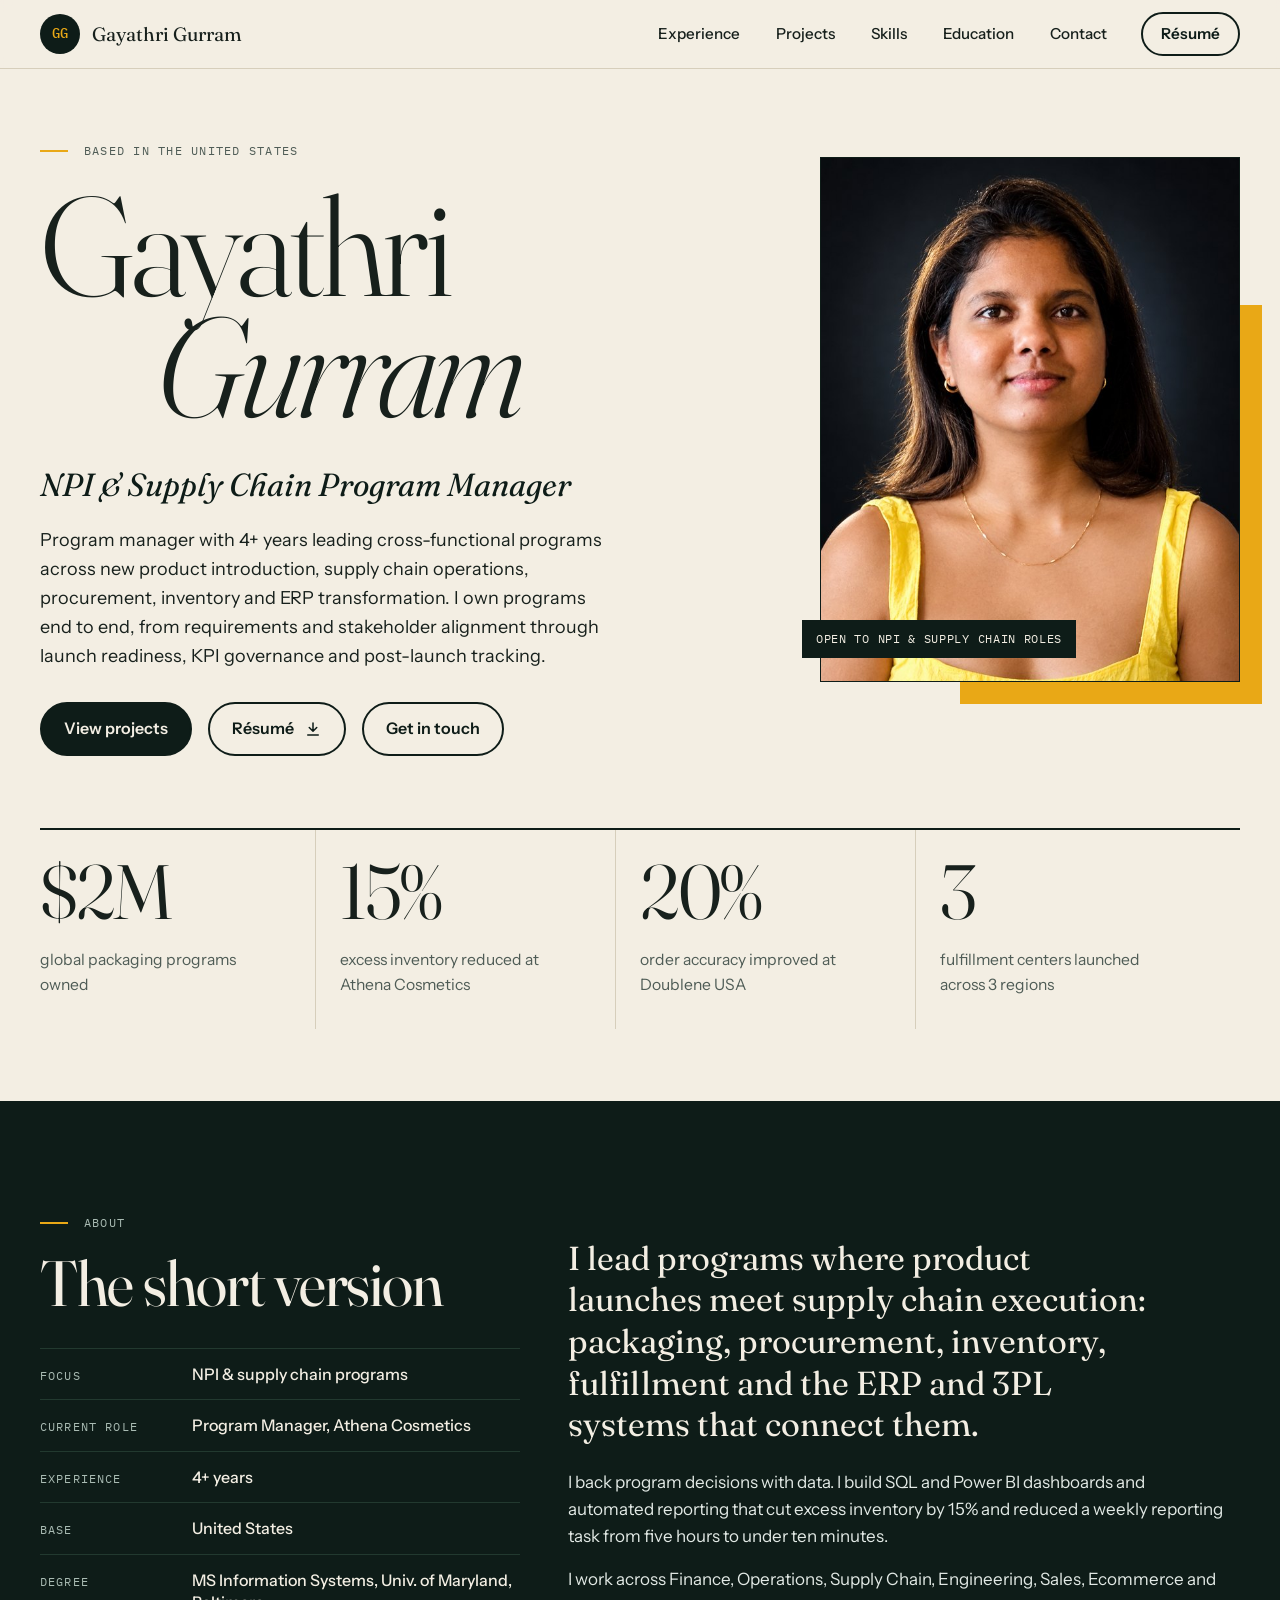
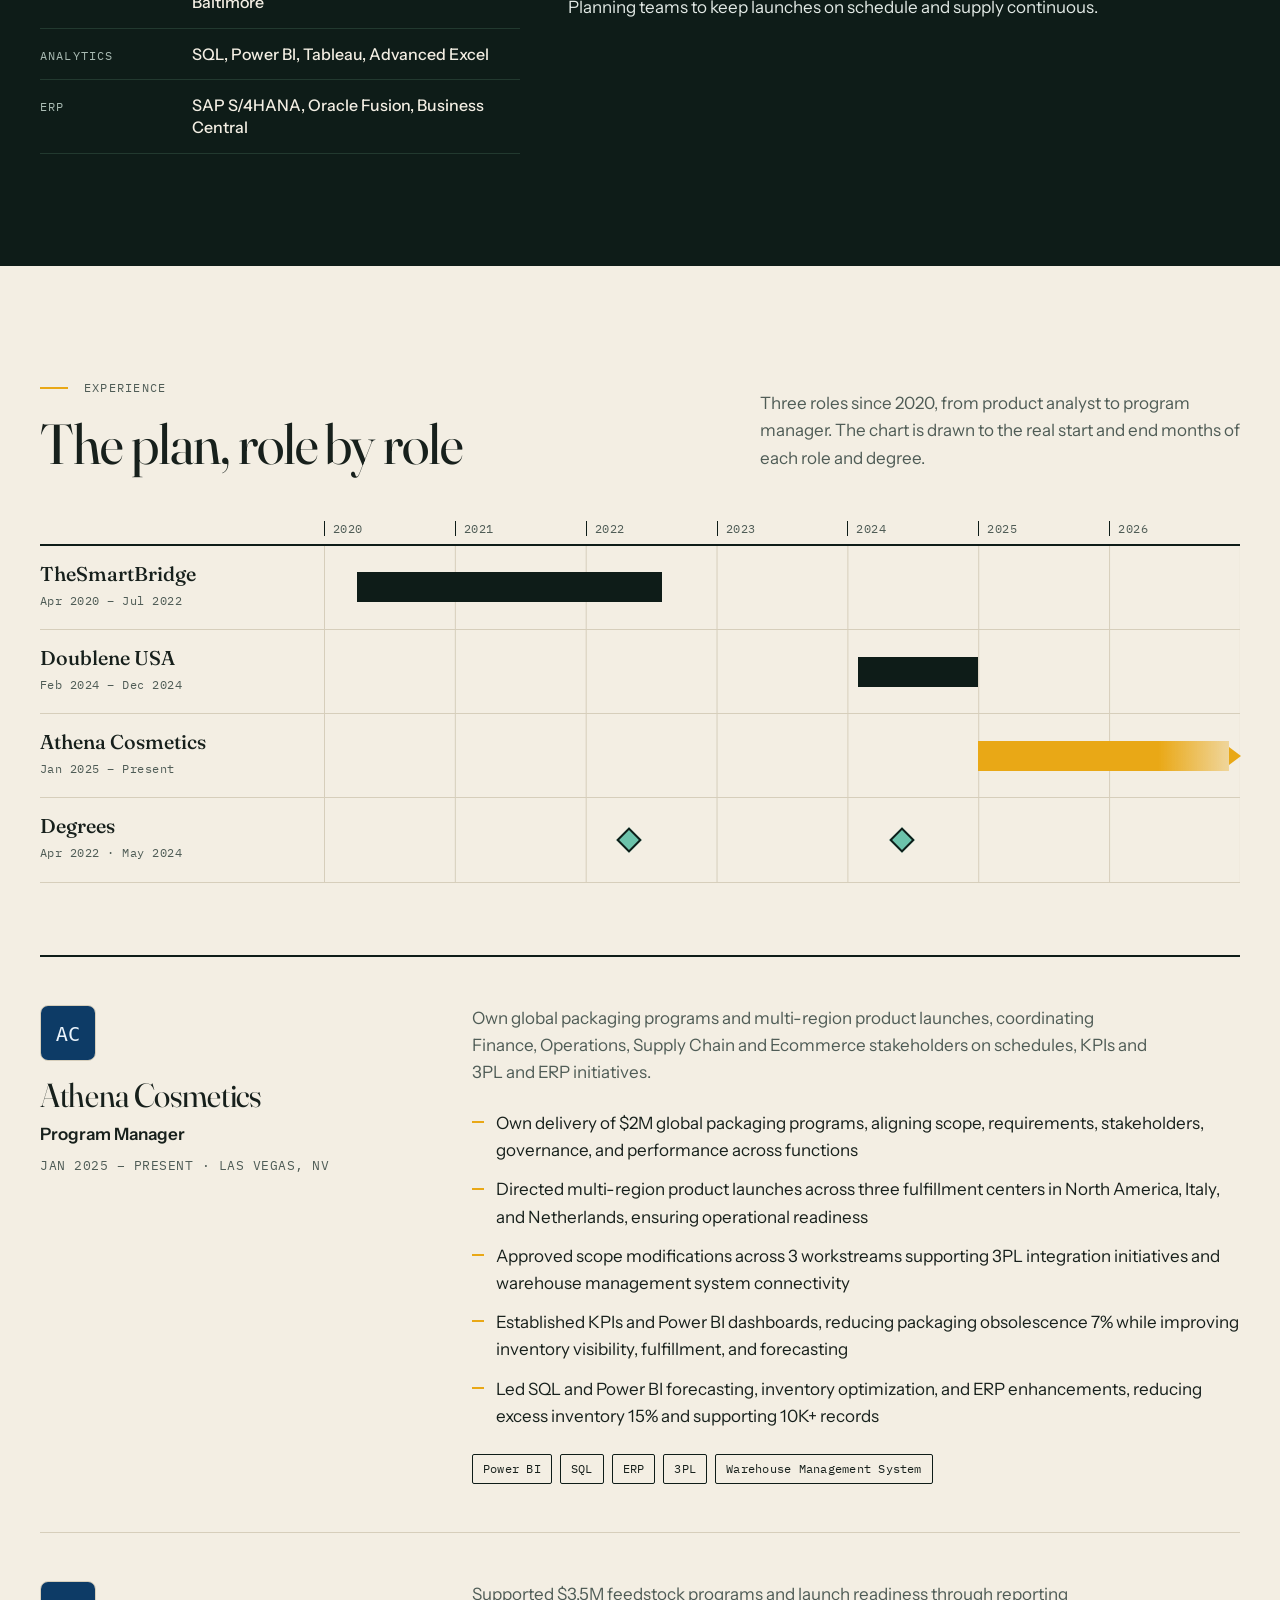
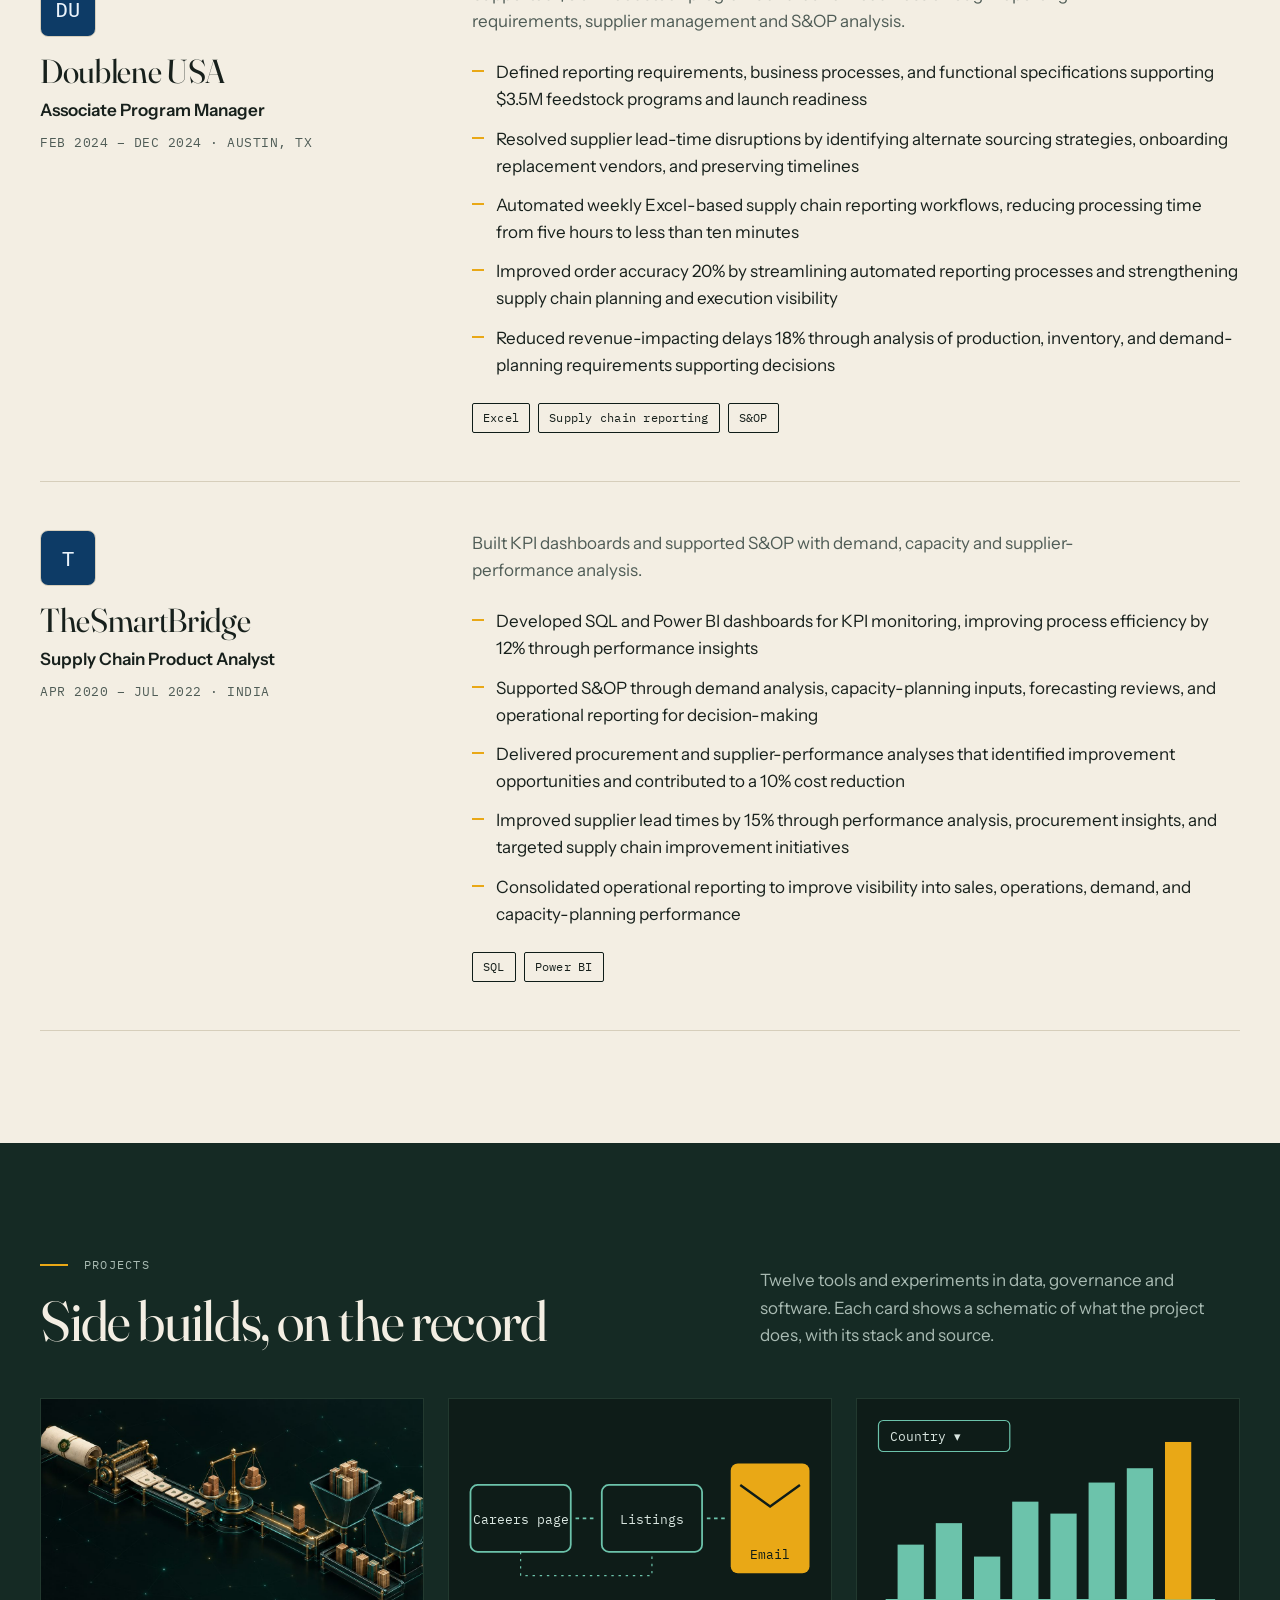
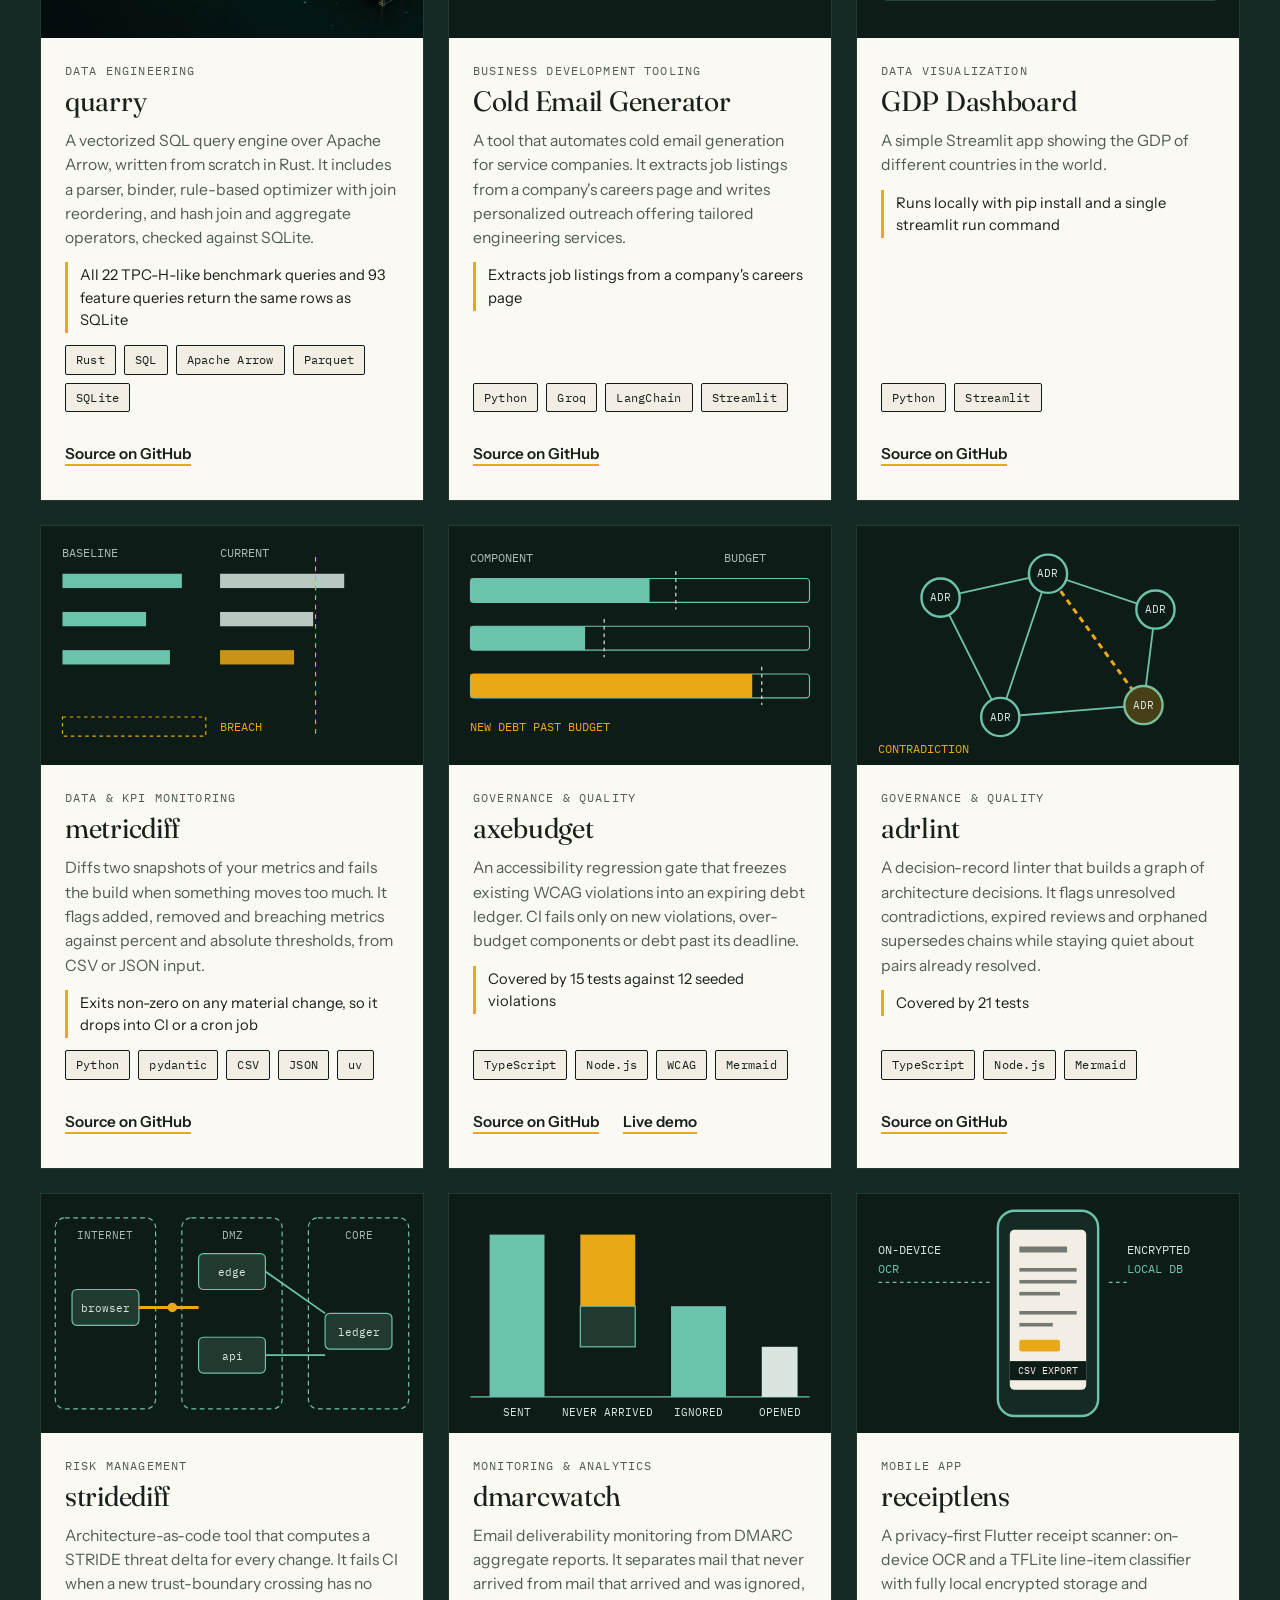
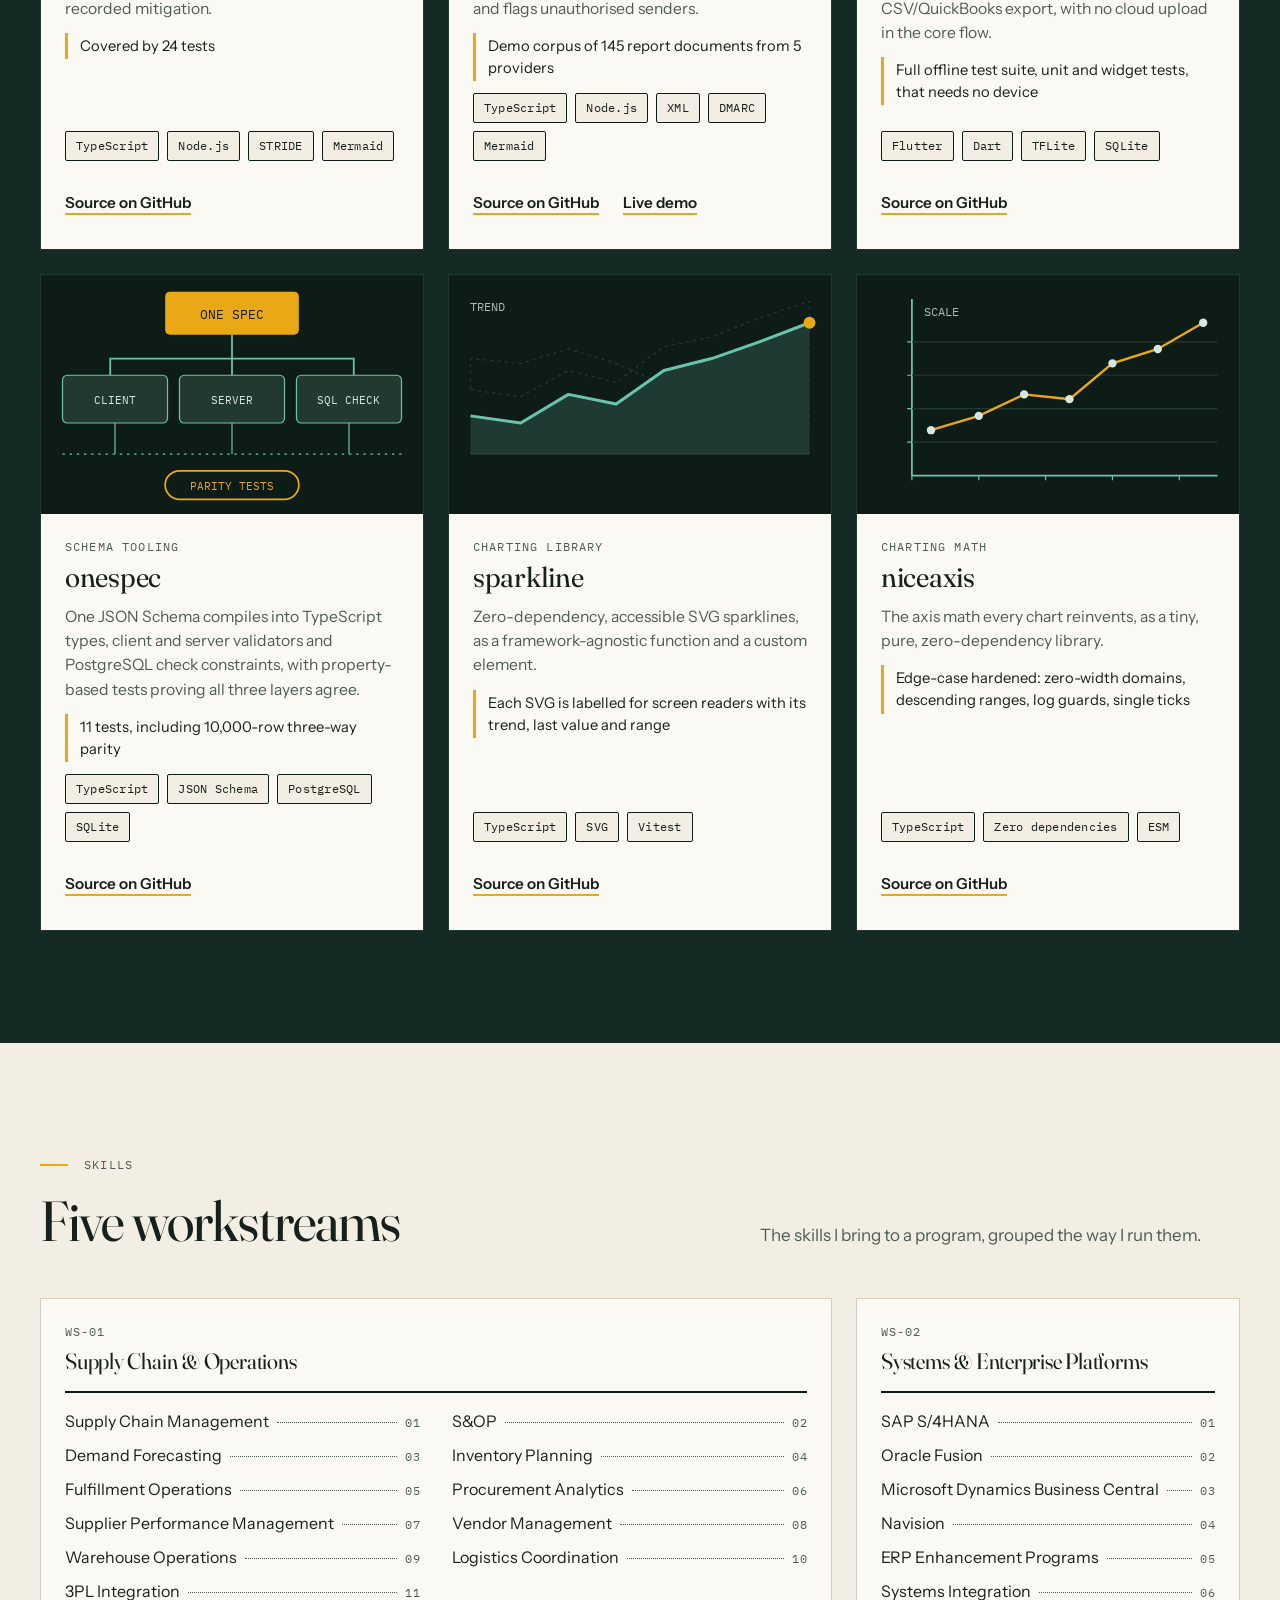
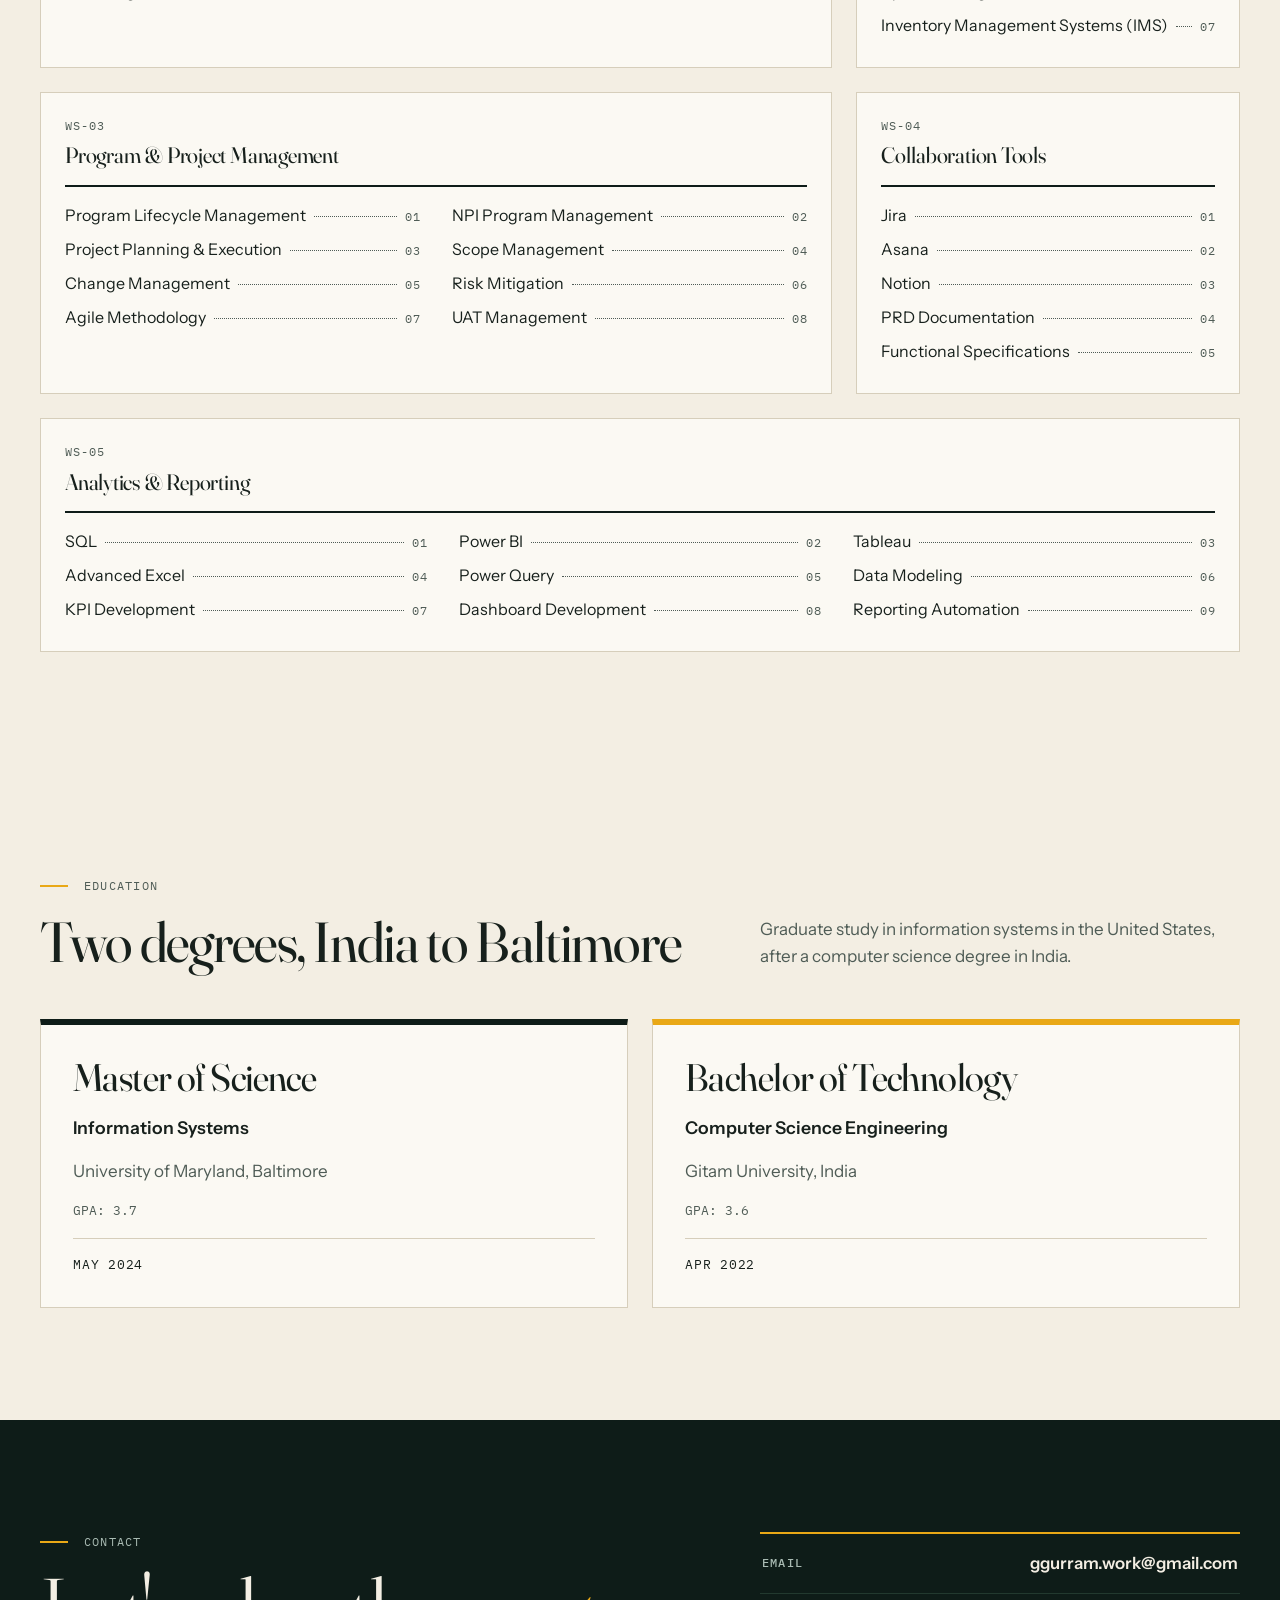
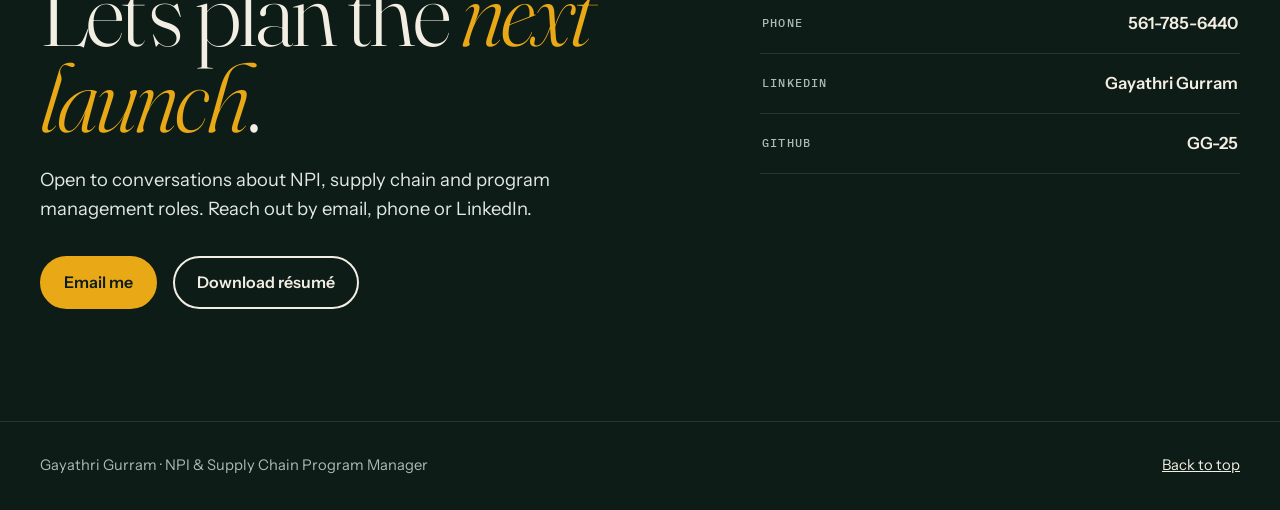
<file: index.html>
<!doctype html>
<html lang="en">
<head>
<meta charset="utf-8">
<meta name="viewport" content="width=device-width, initial-scale=1">
<title>Gayathri Gurram | NPI &amp; Supply Chain Program Manager</title>
<meta name="description" content="Program manager with 4+ years leading NPI, supply chain, ERP and 3PL programs across global launches, procurement, inventory and fulfillment.">
<link rel="canonical" href="https://gg-25.github.io/">
<meta property="og:type" content="website">
<meta property="og:site_name" content="Gayathri Gurram">
<meta property="og:title" content="Gayathri Gurram | NPI &amp; Supply Chain Program Manager">
<meta property="og:description" content="Program manager with 4+ years leading NPI, supply chain, ERP and 3PL programs across global launches, procurement, inventory and fulfillment.">
<meta property="og:url" content="https://gg-25.github.io/">
<meta property="og:image" content="https://gg-25.github.io/assets/images/social-card.png">
<meta property="og:image:width" content="1200">
<meta property="og:image:height" content="630">
<meta name="twitter:card" content="summary_large_image">
<meta name="twitter:title" content="Gayathri Gurram | NPI &amp; Supply Chain Program Manager">
<meta name="twitter:description" content="Program manager with 4+ years leading NPI, supply chain, ERP and 3PL programs across global launches, procurement, inventory and fulfillment.">
<meta name="twitter:image" content="https://gg-25.github.io/assets/images/social-card.png">
<link rel="icon" href="favicon.svg" type="image/svg+xml">
<link rel="apple-touch-icon" href="apple-touch-icon.png">
<link rel="preconnect" href="https://fonts.googleapis.com">
<link rel="preconnect" href="https://fonts.gstatic.com" crossorigin>
<link rel="stylesheet" href="https://fonts.googleapis.com/css2?family=Fraunces:ital,opsz,wght@0,9..144,300..700;1,9..144,300..700&family=Instrument+Sans:wght@400..700&family=IBM+Plex+Mono:wght@400;500&display=swap">
<link rel="stylesheet" href="assets/site.css">
<script type="application/ld+json">
{
  "@context": "https://schema.org",
  "@type": "Person",
  "name": "Gayathri Gurram",
  "jobTitle": "NPI & Supply Chain Program Manager",
  "url": "https://gg-25.github.io/",
  "image": "https://gg-25.github.io/assets/images/gayathri-gurram.jpg",
  "email": "mailto:ggurram.work@gmail.com",
  "telephone": "561-785-6440",
  "sameAs": ["https://github.com/GG-25", "https://linkedin.com/in/gayathri-g-b86207348/"],
  "alumniOf": ["University of Maryland, Baltimore", "Gitam University, India"]
}
</script>
</head>
<body>
<a class="sr" href="#main">Skip to content</a>

<header class="site-head">
  <div class="wrap">
    <a class="brand" href="#top" aria-label="Gayathri Gurram, back to top"><span class="badge" aria-hidden="true">GG</span><span class="bn">Gayathri Gurram</span></a>
    <nav class="nav-wide" aria-label="Primary">
      <a href="#experience">Experience</a>
      <a href="#projects">Projects</a>
      <a href="#skills">Skills</a>
      <a href="#education">Education</a>
      <a href="#contact">Contact</a>
      <a class="btn" href="assets/files/gayathri-gurram-resume.pdf">Résumé</a>
    </nav>
    <details class="nav-menu">
      <summary>Menu</summary>
      <nav aria-label="Mobile">
        <a href="#experience">Experience</a>
        <a href="#projects">Projects</a>
        <a href="#skills">Skills</a>
        <a href="#education">Education</a>
        <a href="#contact">Contact</a>
        <a href="assets/files/gayathri-gurram-resume.pdf">Résumé (PDF)</a>
      </nav>
    </details>
  </div>
</header>

<main id="main">

<!-- HERO -->
<section class="hero" id="top" aria-labelledby="hero-title">
  <div class="wrap hero-grid">
    <div class="hero-head">
      <p class="kicker">Based in the United States</p>
      <h1 id="hero-title">Gayathri <span class="l2">Gurram</span></h1>
    </div>
    <figure class="portrait">
      <img src="assets/images/gayathri-gurram.jpg" alt="Portrait of Gayathri Gurram" fetchpriority="high">
      <figcaption>Open to NPI &amp; supply chain roles</figcaption>
    </figure>
    <div class="hero-body">
      <p class="hero-role">NPI &amp; Supply Chain Program Manager</p>
      <p class="lede">Program manager with 4+ years leading cross-functional programs across new product introduction, supply chain operations, procurement, inventory and ERP transformation. I own programs end to end, from requirements and stakeholder alignment through launch readiness, KPI governance and post-launch tracking.</p>
      <div class="ctas">
        <a class="btn btn-primary" href="#projects">View projects</a>
        <a class="btn" href="assets/files/gayathri-gurram-resume.pdf">Résumé
          <svg viewBox="0 0 24 24" aria-hidden="true" fill="none" stroke="currentColor" stroke-width="2" stroke-linecap="round" stroke-linejoin="round"><path d="M12 4v11M7 10l5 5 5-5M5 20h14"/></svg></a>
        <a class="btn" href="#contact">Get in touch</a>
      </div>
    </div>

    <div class="readouts" role="list">
      <div class="ro" role="listitem"><p class="ro-v">$2M</p><p class="ro-l">global packaging programs owned</p></div>
      <div class="ro" role="listitem"><p class="ro-v">15%</p><p class="ro-l">excess inventory reduced at Athena Cosmetics</p></div>
      <div class="ro" role="listitem"><p class="ro-v">20%</p><p class="ro-l">order accuracy improved at Doublene USA</p></div>
      <div class="ro" role="listitem"><p class="ro-v">3</p><p class="ro-l">fulfillment centers launched across 3 regions</p></div>
    </div>
  </div>
</section>

<!-- ABOUT -->
<section class="about" id="about" aria-labelledby="about-title">
  <div class="wrap about-grid">
    <div class="about-side">
      <p class="kicker">About</p>
      <h2 id="about-title">The short version</h2>
      <dl class="facts">
        <div><dt>Focus</dt><dd>NPI &amp; supply chain programs</dd></div>
        <div><dt>Current role</dt><dd>Program Manager, Athena Cosmetics</dd></div>
        <div><dt>Experience</dt><dd>4+ years</dd></div>
        <div><dt>Base</dt><dd>United States</dd></div>
        <div><dt>Degree</dt><dd>MS Information Systems, Univ. of Maryland, Baltimore</dd></div>
        <div><dt>Analytics</dt><dd>SQL, Power BI, Tableau, Advanced Excel</dd></div>
        <div><dt>ERP</dt><dd>SAP S/4HANA, Oracle Fusion, Business Central</dd></div>
      </dl>
    </div>
    <div class="about-body">
      <p class="lead">I lead programs where product launches meet supply chain execution: packaging, procurement, inventory, fulfillment and the ERP and 3PL systems that connect them.</p>
      <div class="more">
        <p>I back program decisions with data. I build SQL and Power BI dashboards and automated reporting that cut excess inventory by 15% and reduced a weekly reporting task from five hours to under ten minutes.</p>
        <p>I work across Finance, Operations, Supply Chain, Engineering, Sales, Ecommerce and Planning teams to keep launches on schedule and supply continuous.</p>
      </div>
    </div>
  </div>
</section>

<!-- EXPERIENCE -->
<section id="experience" aria-labelledby="exp-title">
  <div class="wrap">
    <div class="sec-head">
      <div><p class="kicker">Experience</p><h2 id="exp-title">The plan, role by role</h2></div>
      <p>Three roles since 2020, from product analyst to program manager. The chart is drawn to the real start and end months of each role and degree.</p>
    </div>

    <div class="years" aria-hidden="true"><span></span><div class="years-track"><span>2020</span><span>2021</span><span>2022</span><span>2023</span><span>2024</span><span>2025</span><span>2026</span></div></div>
    <ol class="gantt" aria-label="Timeline of roles and degrees, January 2020 to 2026">
      <li class="lane">
        <div class="lane-label"><strong>TheSmartBridge</strong><span>Apr 2020 – Jul 2022</span></div>
        <div class="track"><span class="bar" style="--s:3;--w:28" aria-hidden="true"></span></div>
      </li>
      <li class="lane">
        <div class="lane-label"><strong>Doublene USA</strong><span>Feb 2024 – Dec 2024</span></div>
        <div class="track"><span class="bar" style="--s:49;--w:11" aria-hidden="true"></span></div>
      </li>
      <li class="lane">
        <div class="lane-label"><strong>Athena Cosmetics</strong><span>Jan 2025 – Present</span></div>
        <div class="track"><span class="bar now" style="--s:60;--w:23" aria-hidden="true"></span></div>
      </li>
      <li class="lane deg">
        <div class="lane-label"><strong>Degrees</strong><span>Apr 2022 · May 2024</span></div>
        <div class="track"><span class="dot" style="--s:28" aria-hidden="true"></span><span class="dot" style="--s:53" aria-hidden="true"></span></div>
      </li>
    </ol>

    <ol class="roles">
      <li class="role">
        <div class="role-id">
          <img src="assets/images/logos/athena-cosmetics.svg" width="56" height="56" alt="Athena Cosmetics logo">
          <h3>Athena Cosmetics</h3>
          <p class="role-title">Program Manager</p>
          <p class="role-meta">Jan 2025 – Present · Las Vegas, NV</p>
        </div>
        <div class="role-body">
          <p class="desc">Own global packaging programs and multi-region product launches, coordinating Finance, Operations, Supply Chain and Ecommerce stakeholders on schedules, KPIs and 3PL and ERP initiatives.</p>
          <ul class="hl">
            <li>Own delivery of $2M global packaging programs, aligning scope, requirements, stakeholders, governance, and performance across functions</li>
            <li>Directed multi-region product launches across three fulfillment centers in North America, Italy, and Netherlands, ensuring operational readiness</li>
            <li>Approved scope modifications across 3 workstreams supporting 3PL integration initiatives and warehouse management system connectivity</li>
            <li>Established KPIs and Power BI dashboards, reducing packaging obsolescence 7% while improving inventory visibility, fulfillment, and forecasting</li>
            <li>Led SQL and Power BI forecasting, inventory optimization, and ERP enhancements, reducing excess inventory 15% and supporting 10K+ records</li>
          </ul>
          <ul class="tags" aria-label="Technologies"><li>Power BI</li><li>SQL</li><li>ERP</li><li>3PL</li><li>Warehouse Management System</li></ul>
        </div>
      </li>

      <li class="role">
        <div class="role-id">
          <img src="assets/images/logos/doublene-usa.svg" width="56" height="56" alt="Doublene USA logo">
          <h3>Doublene USA</h3>
          <p class="role-title">Associate Program Manager</p>
          <p class="role-meta">Feb 2024 – Dec 2024 · Austin, TX</p>
        </div>
        <div class="role-body">
          <p class="desc">Supported $3.5M feedstock programs and launch readiness through reporting requirements, supplier management and S&amp;OP analysis.</p>
          <ul class="hl">
            <li>Defined reporting requirements, business processes, and functional specifications supporting $3.5M feedstock programs and launch readiness</li>
            <li>Resolved supplier lead-time disruptions by identifying alternate sourcing strategies, onboarding replacement vendors, and preserving timelines</li>
            <li>Automated weekly Excel-based supply chain reporting workflows, reducing processing time from five hours to less than ten minutes</li>
            <li>Improved order accuracy 20% by streamlining automated reporting processes and strengthening supply chain planning and execution visibility</li>
            <li>Reduced revenue-impacting delays 18% through analysis of production, inventory, and demand-planning requirements supporting decisions</li>
          </ul>
          <ul class="tags" aria-label="Technologies"><li>Excel</li><li>Supply chain reporting</li><li>S&amp;OP</li></ul>
        </div>
      </li>

      <li class="role">
        <div class="role-id">
          <img src="assets/images/logos/thesmartbridge.svg" width="56" height="56" alt="TheSmartBridge logo">
          <h3>TheSmartBridge</h3>
          <p class="role-title">Supply Chain Product Analyst</p>
          <p class="role-meta">Apr 2020 – Jul 2022 · India</p>
        </div>
        <div class="role-body">
          <p class="desc">Built KPI dashboards and supported S&amp;OP with demand, capacity and supplier-performance analysis.</p>
          <ul class="hl">
            <li>Developed SQL and Power BI dashboards for KPI monitoring, improving process efficiency by 12% through performance insights</li>
            <li>Supported S&amp;OP through demand analysis, capacity-planning inputs, forecasting reviews, and operational reporting for decision-making</li>
            <li>Delivered procurement and supplier-performance analyses that identified improvement opportunities and contributed to a 10% cost reduction</li>
            <li>Improved supplier lead times by 15% through performance analysis, procurement insights, and targeted supply chain improvement initiatives</li>
            <li>Consolidated operational reporting to improve visibility into sales, operations, demand, and capacity-planning performance</li>
          </ul>
          <ul class="tags" aria-label="Technologies"><li>SQL</li><li>Power BI</li></ul>
        </div>
      </li>
    </ol>
  </div>
</section>

<!-- PROJECTS -->
<section class="projects" id="projects" aria-labelledby="proj-title">
  <div class="wrap">
    <div class="sec-head">
      <div><p class="kicker">Projects</p><h2 id="proj-title">Side builds, on the record</h2></div>
      <p>Twelve tools and experiments in data, governance and software. Each card shows a schematic of what the project does, with its stack and source.</p>
    </div>

    <ul class="pgrid">

      <li class="proj">
        <div class="proj-vis"><img src="assets/images/projects/quarry-hero.jpg" alt="quarry — Concept render" width="1280" height="720" loading="lazy"></div>
        <div class="proj-body">
          <div class="proj-top"><p class="proj-cat">Data engineering</p><h3>quarry</h3></div>
          <p class="desc">A vectorized SQL query engine over Apache Arrow, written from scratch in Rust. It includes a parser, binder, rule-based optimizer with join reordering, and hash join and aggregate operators, checked against SQLite.</p>
          <p class="proof">All 22 TPC-H-like benchmark queries and 93 feature queries return the same rows as SQLite</p>
          <ul class="tags" aria-label="Technologies"><li>Rust</li><li>SQL</li><li>Apache Arrow</li><li>Parquet</li><li>SQLite</li></ul>
          <p class="links"><a href="https://github.com/GG-25/quarry">Source on GitHub<span class="sr">: quarry</span></a></p>
        </div>
      </li>

      <li class="proj">
        <div class="proj-vis"><svg viewBox="0 0 320 200" role="img" aria-label="Diagram: careers page feeds job listings, which become an outreach email"><rect width="320" height="200" fill="#0E1C18"/><g fill="none" stroke="#6CC3AB" stroke-width="1.5"><rect x="18" y="72" width="84" height="56" rx="6"/><rect x="128" y="72" width="84" height="56" rx="6"/><path d="M106 100h16M216 100h16" stroke-dasharray="3 3"/></g><rect x="236" y="54" width="66" height="92" rx="6" fill="#E9A816"/><path d="M244 72l25 18 25-18" fill="none" stroke="#0E1C18" stroke-width="2"/><g font-family="IBM Plex Mono" font-size="11" fill="#D9E6E0" text-anchor="middle"><text x="60" y="105">Careers page</text><text x="170" y="105">Listings</text></g><text x="269" y="134" font-family="IBM Plex Mono" font-size="11" fill="#0E1C18" text-anchor="middle">Email</text><path d="M60 128v20h110v-20" fill="none" stroke="#6CC3AB" stroke-width="1" stroke-dasharray="2 4"/></svg></div>
        <div class="proj-body">
          <div class="proj-top"><p class="proj-cat">Business development tooling</p><h3>Cold Email Generator</h3></div>
          <p class="desc">A tool that automates cold email generation for service companies. It extracts job listings from a company's careers page and writes personalized outreach offering tailored engineering services.</p>
          <p class="proof">Extracts job listings from a company's careers page</p>
          <ul class="tags" aria-label="Technologies"><li>Python</li><li>Groq</li><li>LangChain</li><li>Streamlit</li></ul>
          <p class="links"><a href="https://github.com/GG-25/Project-Cold_Email_Generator">Source on GitHub<span class="sr">: Cold Email Generator</span></a></p>
        </div>
      </li>

      <li class="proj">
        <div class="proj-vis"><svg viewBox="0 0 320 200" role="img" aria-label="Diagram: a bar chart of country GDP with the latest bar highlighted"><rect width="320" height="200" fill="#0E1C18"/><rect x="18" y="18" width="110" height="26" rx="4" fill="none" stroke="#6CC3AB"/><text x="28" y="35" font-family="IBM Plex Mono" font-size="11" fill="#D9E6E0">Country  ▾</text><path d="M24 168H300" stroke="#6CC3AB" stroke-width="1"/><g fill="#6CC3AB"><rect x="34" y="122" width="22" height="46"/><rect x="66" y="104" width="22" height="64"/><rect x="98" y="132" width="22" height="36"/><rect x="130" y="86" width="22" height="82"/><rect x="162" y="96" width="22" height="72"/><rect x="194" y="70" width="22" height="98"/><rect x="226" y="58" width="22" height="110"/></g><rect x="258" y="36" width="22" height="132" fill="#E9A816"/></svg></div>
        <div class="proj-body">
          <div class="proj-top"><p class="proj-cat">Data visualization</p><h3>GDP Dashboard</h3></div>
          <p class="desc">A simple Streamlit app showing the GDP of different countries in the world.</p>
          <p class="proof">Runs locally with pip install and a single streamlit run command</p>
          <ul class="tags" aria-label="Technologies"><li>Python</li><li>Streamlit</li></ul>
          <p class="links"><a href="https://github.com/GG-25/gdp-dashboard">Source on GitHub<span class="sr">: GDP Dashboard</span></a></p>
        </div>
      </li>

      <li class="proj">
        <div class="proj-vis"><svg viewBox="0 0 320 200" role="img" aria-label="Diagram: two metric snapshots compared against a threshold, with breaching rows flagged"><rect width="320" height="200" fill="#0E1C18"/><g font-family="IBM Plex Mono" font-size="10" fill="#A9BBB3"><text x="18" y="26">BASELINE</text><text x="150" y="26">CURRENT</text></g><g fill="#6CC3AB"><rect x="18" y="40" width="100" height="12"/><rect x="18" y="72" width="70" height="12"/><rect x="18" y="104" width="90" height="12"/></g><g fill="#D9E6E0" opacity=".85"><rect x="150" y="40" width="104" height="12"/><rect x="150" y="72" width="78" height="12"/><rect x="150" y="104" width="62" height="12" fill="#E9A816"/></g><path d="M230 26v150" fill="none" stroke="#E9A816" stroke-dasharray="4 4"/><rect x="18" y="160" width="120" height="16" fill="none" stroke="#E9A816" stroke-dasharray="3 3"/><text x="150" y="172" font-family="IBM Plex Mono" font-size="10" fill="#E9A816">BREACH</text></svg></div>
        <div class="proj-body">
          <div class="proj-top"><p class="proj-cat">Data &amp; KPI monitoring</p><h3>metricdiff</h3></div>
          <p class="desc">Diffs two snapshots of your metrics and fails the build when something moves too much. It flags added, removed and breaching metrics against percent and absolute thresholds, from CSV or JSON input.</p>
          <p class="proof">Exits non-zero on any material change, so it drops into CI or a cron job</p>
          <ul class="tags" aria-label="Technologies"><li>Python</li><li>pydantic</li><li>CSV</li><li>JSON</li><li>uv</li></ul>
          <p class="links"><a href="https://github.com/GG-25/metricdiff">Source on GitHub<span class="sr">: metricdiff</span></a></p>
        </div>
      </li>

      <li class="proj">
        <div class="proj-vis"><svg viewBox="0 0 320 200" role="img" aria-label="Diagram: a budget bar per component, one over its budget line"><rect width="320" height="200" fill="#0E1C18"/><g font-family="IBM Plex Mono" font-size="10" fill="#A9BBB3"><text x="18" y="30">COMPONENT</text><text x="230" y="30">BUDGET</text></g><g fill="none" stroke="#6CC3AB"><rect x="18" y="44" width="284" height="20" rx="3"/><rect x="18" y="84" width="284" height="20" rx="3"/><rect x="18" y="124" width="284" height="20" rx="3"/></g><g fill="#6CC3AB"><rect x="18" y="44" width="150" height="20"/><rect x="18" y="84" width="96" height="20"/></g><rect x="18" y="124" width="236" height="20" fill="#E9A816"/><g stroke="#D9E6E0" stroke-dasharray="3 3" fill="none"><path d="M190 38v32"/><path d="M130 78v32"/><path d="M262 118v32"/></g><g font-family="IBM Plex Mono" font-size="10" fill="#E9A816"><text x="18" y="172">NEW DEBT PAST BUDGET</text></g></svg></div>
        <div class="proj-body">
          <div class="proj-top"><p class="proj-cat">Governance &amp; quality</p><h3>axebudget</h3></div>
          <p class="desc">An accessibility regression gate that freezes existing WCAG violations into an expiring debt ledger. CI fails only on new violations, over-budget components or debt past its deadline.</p>
          <p class="proof">Covered by 15 tests against 12 seeded violations</p>
          <ul class="tags" aria-label="Technologies"><li>TypeScript</li><li>Node.js</li><li>WCAG</li><li>Mermaid</li></ul>
          <p class="links"><a href="https://github.com/GG-25/axebudget">Source on GitHub<span class="sr">: axebudget</span></a><a href="https://GG-25.github.io/axebudget/">Live demo<span class="sr">: axebudget</span></a></p>
        </div>
      </li>

      <li class="proj">
        <div class="proj-vis"><svg viewBox="0 0 320 200" role="img" aria-label="Diagram: a graph of decision records with one unresolved contradiction edge"><rect width="320" height="200" fill="#0E1C18"/><g stroke="#6CC3AB" stroke-width="1.5" fill="none"><path d="M70 60L160 40L250 70L240 150L120 160L70 60"/><path d="M160 40L120 160"/><path d="M160 40L240 150" stroke="#E9A816" stroke-width="2.5" stroke-dasharray="5 4"/></g><g fill="#0E1C18" stroke="#6CC3AB" stroke-width="2"><circle cx="70" cy="60" r="16"/><circle cx="160" cy="40" r="16"/><circle cx="250" cy="70" r="16"/><circle cx="240" cy="150" r="16"/><circle cx="120" cy="160" r="16"/></g><circle cx="240" cy="150" r="16" fill="#E9A816" stroke="none" opacity=".25"/><g font-family="IBM Plex Mono" font-size="9" fill="#D9E6E0" text-anchor="middle"><text x="70" y="63">ADR</text><text x="160" y="43">ADR</text><text x="250" y="73">ADR</text><text x="240" y="153">ADR</text><text x="120" y="163">ADR</text></g><text x="18" y="190" font-family="IBM Plex Mono" font-size="10" fill="#E9A816">CONTRADICTION</text></svg></div>
        <div class="proj-body">
          <div class="proj-top"><p class="proj-cat">Governance &amp; quality</p><h3>adrlint</h3></div>
          <p class="desc">A decision-record linter that builds a graph of architecture decisions. It flags unresolved contradictions, expired reviews and orphaned supersedes chains while staying quiet about pairs already resolved.</p>
          <p class="proof">Covered by 21 tests</p>
          <ul class="tags" aria-label="Technologies"><li>TypeScript</li><li>Node.js</li><li>Mermaid</li></ul>
          <p class="links"><a href="https://github.com/GG-25/adrlint">Source on GitHub<span class="sr">: adrlint</span></a></p>
        </div>
      </li>

      <li class="proj">
        <div class="proj-vis"><svg viewBox="0 0 320 200" role="img" aria-label="Diagram: a data flow crossing from the internet zone into the core zone, marked as a new trust-boundary crossing"><rect width="320" height="200" fill="#0E1C18"/><g fill="none" stroke="#6CC3AB" stroke-dasharray="4 3"><rect x="12" y="20" width="84" height="160" rx="8"/><rect x="118" y="20" width="84" height="160" rx="8"/><rect x="224" y="20" width="84" height="160" rx="8"/></g><g font-family="IBM Plex Mono" font-size="9" fill="#A9BBB3" text-anchor="middle"><text x="54" y="38">INTERNET</text><text x="160" y="38">DMZ</text><text x="266" y="38">CORE</text></g><g fill="#22392F" stroke="#6CC3AB"><rect x="26" y="80" width="56" height="30" rx="4"/><rect x="132" y="50" width="56" height="30" rx="4"/><rect x="132" y="120" width="56" height="30" rx="4"/><rect x="238" y="100" width="56" height="30" rx="4"/></g><g font-family="IBM Plex Mono" font-size="9" fill="#D9E6E0" text-anchor="middle"><text x="54" y="99">browser</text><text x="160" y="69">edge</text><text x="160" y="139">api</text><text x="266" y="119">ledger</text></g><path d="M82 95H132" fill="none" stroke="#E9A816" stroke-width="2.5"/><path d="M188 135H238" fill="none" stroke="#6CC3AB" stroke-width="1.5"/><path d="M188 65L238 100" fill="none" stroke="#6CC3AB" stroke-width="1.5"/><circle cx="110" cy="95" r="4" fill="#E9A816"/></svg></div>
        <div class="proj-body">
          <div class="proj-top"><p class="proj-cat">Risk management</p><h3>stridediff</h3></div>
          <p class="desc">Architecture-as-code tool that computes a STRIDE threat delta for every change. It fails CI when a new trust-boundary crossing has no recorded mitigation.</p>
          <p class="proof">Covered by 24 tests</p>
          <ul class="tags" aria-label="Technologies"><li>TypeScript</li><li>Node.js</li><li>STRIDE</li><li>Mermaid</li></ul>
          <p class="links"><a href="https://github.com/GG-25/stridediff">Source on GitHub<span class="sr">: stridediff</span></a></p>
        </div>
      </li>

      <li class="proj">
        <div class="proj-vis"><svg viewBox="0 0 320 200" role="img" aria-label="Diagram: an open-rate waterfall splitting mail that never arrived from mail that was ignored"><rect width="320" height="200" fill="#0E1C18"/><path d="M18 170H302" fill="none" stroke="#6CC3AB"/><rect x="34" y="34" width="46" height="136" fill="#6CC3AB"/><rect x="110" y="34" width="46" height="60" fill="#E9A816"/><rect x="110" y="94" width="46" height="34" fill="#22392F" stroke="#6CC3AB"/><rect x="186" y="94" width="46" height="76" fill="#6CC3AB"/><rect x="262" y="128" width="30" height="42" fill="#D9E6E0"/><g font-family="IBM Plex Mono" font-size="9" fill="#D9E6E0" text-anchor="middle"><text x="57" y="186">SENT</text><text x="133" y="186">NEVER ARRIVED</text><text x="209" y="186">IGNORED</text><text x="277" y="186">OPENED</text></g></svg></div>
        <div class="proj-body">
          <div class="proj-top"><p class="proj-cat">Monitoring &amp; analytics</p><h3>dmarcwatch</h3></div>
          <p class="desc">Email deliverability monitoring from DMARC aggregate reports. It separates mail that never arrived from mail that arrived and was ignored, and flags unauthorised senders.</p>
          <p class="proof">Demo corpus of 145 report documents from 5 providers</p>
          <ul class="tags" aria-label="Technologies"><li>TypeScript</li><li>Node.js</li><li>XML</li><li>DMARC</li><li>Mermaid</li></ul>
          <p class="links"><a href="https://github.com/GG-25/dmarcwatch">Source on GitHub<span class="sr">: dmarcwatch</span></a><a href="https://GG-25.github.io/dmarcwatch/">Live demo<span class="sr">: dmarcwatch</span></a></p>
        </div>
      </li>

      <li class="proj">
        <div class="proj-vis"><svg viewBox="0 0 320 200" role="img" aria-label="Diagram: a phone screen with a receipt, a category tag and an export button, all on the device"><rect width="320" height="200" fill="#0E1C18"/><rect x="118" y="14" width="84" height="172" rx="14" fill="#152A24" stroke="#6CC3AB" stroke-width="2"/><rect x="128" y="30" width="64" height="134" rx="4" fill="#F3EEE3"/><g fill="#0E1C18" opacity=".55"><rect x="136" y="44" width="40" height="5"/><rect x="136" y="62" width="48" height="3"/><rect x="136" y="72" width="48" height="3"/><rect x="136" y="82" width="34" height="3"/><rect x="136" y="98" width="48" height="3"/><rect x="136" y="108" width="28" height="3"/></g><rect x="136" y="122" width="34" height="10" rx="2" fill="#E9A816"/><rect x="128" y="140" width="64" height="16" fill="#0E1C18"/><text x="160" y="151" font-family="IBM Plex Mono" font-size="8" fill="#F3EEE3" text-anchor="middle">CSV EXPORT</text><g font-family="IBM Plex Mono" font-size="10" fill="#D9E6E0"><text x="18" y="50">ON-DEVICE</text><text x="18" y="66" fill="#6CC3AB">OCR</text><text x="226" y="50">ENCRYPTED</text><text x="226" y="66" fill="#6CC3AB">LOCAL DB</text></g><path d="M18 74H112" fill="none" stroke="#6CC3AB" stroke-dasharray="3 3"/><path d="M226 74H208" fill="none" stroke="#6CC3AB" stroke-dasharray="3 3"/></svg></div>
        <div class="proj-body">
          <div class="proj-top"><p class="proj-cat">Mobile app</p><h3>receiptlens</h3></div>
          <p class="desc">A privacy-first Flutter receipt scanner: on-device OCR and a TFLite line-item classifier with fully local encrypted storage and CSV/QuickBooks export, with no cloud upload in the core flow.</p>
          <p class="proof">Full offline test suite, unit and widget tests, that needs no device</p>
          <ul class="tags" aria-label="Technologies"><li>Flutter</li><li>Dart</li><li>TFLite</li><li>SQLite</li></ul>
          <p class="links"><a href="https://github.com/GG-25/receiptlens">Source on GitHub<span class="sr">: receiptlens</span></a></p>
        </div>
      </li>

      <li class="proj">
        <div class="proj-vis"><svg viewBox="0 0 320 200" role="img" aria-label="Diagram: one schema feeding a client validator, a server validator and a database check, which agree"><rect width="320" height="200" fill="#0E1C18"/><rect x="104" y="14" width="112" height="36" rx="4" fill="#E9A816"/><text x="160" y="37" font-family="IBM Plex Mono" font-size="11" fill="#0E1C18" text-anchor="middle">ONE SPEC</text><g stroke="#6CC3AB" stroke-width="1.5" fill="none"><path d="M160 50V70M160 70H58V84M160 70V84M160 70H262V84"/></g><g fill="#22392F" stroke="#6CC3AB"><rect x="18" y="84" width="88" height="40" rx="4"/><rect x="116" y="84" width="88" height="40" rx="4"/><rect x="214" y="84" width="88" height="40" rx="4"/></g><g font-family="IBM Plex Mono" font-size="9" fill="#D9E6E0" text-anchor="middle"><text x="62" y="108">CLIENT</text><text x="160" y="108">SERVER</text><text x="258" y="108">SQL CHECK</text></g><path d="M18 150H302" fill="none" stroke="#6CC3AB" stroke-dasharray="2 4"/><path d="M62 124V150M160 124V150M258 124V150" fill="none" stroke="#6CC3AB"/><rect x="104" y="164" width="112" height="24" rx="12" fill="none" stroke="#E9A816" stroke-width="1.5"/><text x="160" y="180" font-family="IBM Plex Mono" font-size="9" fill="#E9A816" text-anchor="middle">PARITY TESTS</text></svg></div>
        <div class="proj-body">
          <div class="proj-top"><p class="proj-cat">Schema tooling</p><h3>onespec</h3></div>
          <p class="desc">One JSON Schema compiles into TypeScript types, client and server validators and PostgreSQL check constraints, with property-based tests proving all three layers agree.</p>
          <p class="proof">11 tests, including 10,000-row three-way parity</p>
          <ul class="tags" aria-label="Technologies"><li>TypeScript</li><li>JSON Schema</li><li>PostgreSQL</li><li>SQLite</li></ul>
          <p class="links"><a href="https://github.com/GG-25/onespec">Source on GitHub<span class="sr">: onespec</span></a></p>
        </div>
      </li>

      <li class="proj">
        <div class="proj-vis"><svg viewBox="0 0 320 200" role="img" aria-label="Diagram: a sparkline with an area fill, a band and a marked last point"><rect width="320" height="200" fill="#0E1C18"/><path d="M18 150H302" fill="none" stroke="#22392F"/><path d="M18 118L60 124L100 100L140 108L180 80L220 70L260 56L302 40V150H18Z" fill="#6CC3AB" opacity=".18"/><path d="M18 96L60 102L100 80L140 90L180 60L220 52L260 36L302 22V126L260 118L220 96L180 92L140 74L100 62L60 74L18 70Z" fill="none" stroke="#22392F" stroke-dasharray="3 3"/><path d="M18 118L60 124L100 100L140 108L180 80L220 70L260 56L302 40" fill="none" stroke="#6CC3AB" stroke-width="2.5" stroke-linejoin="round"/><circle cx="302" cy="40" r="5" fill="#E9A816"/><text x="18" y="30" font-family="IBM Plex Mono" font-size="10" fill="#A9BBB3">TREND</text></svg></div>
        <div class="proj-body">
          <div class="proj-top"><p class="proj-cat">Charting library</p><h3>sparkline</h3></div>
          <p class="desc">Zero-dependency, accessible SVG sparklines, as a framework-agnostic function and a custom element.</p>
          <p class="proof">Each SVG is labelled for screen readers with its trend, last value and range</p>
          <ul class="tags" aria-label="Technologies"><li>TypeScript</li><li>SVG</li><li>Vitest</li></ul>
          <p class="links"><a href="https://github.com/GG-25/sparkline">Source on GitHub<span class="sr">: sparkline</span></a></p>
        </div>
      </li>

      <li class="proj">
        <div class="proj-vis"><svg viewBox="0 0 320 200" role="img" aria-label="Diagram: chart axes with evenly spaced round tick marks and plotted points"><rect width="320" height="200" fill="#0E1C18"/><path d="M46 20V168H302" fill="none" stroke="#6CC3AB" stroke-width="1.5"/><g stroke="#22392F"><path d="M46 140H302M46 112H302M46 84H302M46 56H302"/></g><g stroke="#6CC3AB"><path d="M42 140h4M42 112h4M42 84h4M42 56h4M46 172v-4M102 172v-4M158 172v-4M214 172v-4M270 172v-4"/></g><path d="M62 130L102 118L140 100L178 104L214 74L252 62L290 40" fill="none" stroke="#E9A816" stroke-width="2"/><g fill="#D9E6E0"><circle cx="62" cy="130" r="3.5"/><circle cx="102" cy="118" r="3.5"/><circle cx="140" cy="100" r="3.5"/><circle cx="178" cy="104" r="3.5"/><circle cx="214" cy="74" r="3.5"/><circle cx="252" cy="62" r="3.5"/><circle cx="290" cy="40" r="3.5"/></g><text x="56" y="34" font-family="IBM Plex Mono" font-size="10" fill="#A9BBB3">SCALE</text></svg></div>
        <div class="proj-body">
          <div class="proj-top"><p class="proj-cat">Charting math</p><h3>niceaxis</h3></div>
          <p class="desc">The axis math every chart reinvents, as a tiny, pure, zero-dependency library.</p>
          <p class="proof">Edge-case hardened: zero-width domains, descending ranges, log guards, single ticks</p>
          <ul class="tags" aria-label="Technologies"><li>TypeScript</li><li>Zero dependencies</li><li>ESM</li></ul>
          <p class="links"><a href="https://github.com/GG-25/niceaxis">Source on GitHub<span class="sr">: niceaxis</span></a></p>
        </div>
      </li>

    </ul>
  </div>
</section>

<!-- SKILLS -->
<section class="skills" id="skills" aria-labelledby="skills-title">
  <div class="wrap">
    <div class="sec-head">
      <div><p class="kicker">Skills</p><h2 id="skills-title">Five workstreams</h2></div>
      <p>The skills I bring to a program, grouped the way I run them.</p>
    </div>

    <div class="wsgrid">
      <article class="ws w2">
        <div class="ws-head"><span>WS-01</span><h3>Supply Chain &amp; Operations</h3></div>
        <ul class="parts">
          <li><span class="nm">Supply Chain Management</span><span class="lead" aria-hidden="true"></span><span class="ix">01</span></li>
          <li><span class="nm">S&amp;OP</span><span class="lead" aria-hidden="true"></span><span class="ix">02</span></li>
          <li><span class="nm">Demand Forecasting</span><span class="lead" aria-hidden="true"></span><span class="ix">03</span></li>
          <li><span class="nm">Inventory Planning</span><span class="lead" aria-hidden="true"></span><span class="ix">04</span></li>
          <li><span class="nm">Fulfillment Operations</span><span class="lead" aria-hidden="true"></span><span class="ix">05</span></li>
          <li><span class="nm">Procurement Analytics</span><span class="lead" aria-hidden="true"></span><span class="ix">06</span></li>
          <li><span class="nm">Supplier Performance Management</span><span class="lead" aria-hidden="true"></span><span class="ix">07</span></li>
          <li><span class="nm">Vendor Management</span><span class="lead" aria-hidden="true"></span><span class="ix">08</span></li>
          <li><span class="nm">Warehouse Operations</span><span class="lead" aria-hidden="true"></span><span class="ix">09</span></li>
          <li><span class="nm">Logistics Coordination</span><span class="lead" aria-hidden="true"></span><span class="ix">10</span></li>
          <li><span class="nm">3PL Integration</span><span class="lead" aria-hidden="true"></span><span class="ix">11</span></li>
        </ul>
      </article>

      <article class="ws">
        <div class="ws-head"><span>WS-02</span><h3>Systems &amp; Enterprise Platforms</h3></div>
        <ul class="parts">
          <li><span class="nm">SAP S/4HANA</span><span class="lead" aria-hidden="true"></span><span class="ix">01</span></li>
          <li><span class="nm">Oracle Fusion</span><span class="lead" aria-hidden="true"></span><span class="ix">02</span></li>
          <li><span class="nm">Microsoft Dynamics Business Central</span><span class="lead" aria-hidden="true"></span><span class="ix">03</span></li>
          <li><span class="nm">Navision</span><span class="lead" aria-hidden="true"></span><span class="ix">04</span></li>
          <li><span class="nm">ERP Enhancement Programs</span><span class="lead" aria-hidden="true"></span><span class="ix">05</span></li>
          <li><span class="nm">Systems Integration</span><span class="lead" aria-hidden="true"></span><span class="ix">06</span></li>
          <li><span class="nm">Inventory Management Systems (IMS)</span><span class="lead" aria-hidden="true"></span><span class="ix">07</span></li>
        </ul>
      </article>

      <article class="ws w2">
        <div class="ws-head"><span>WS-03</span><h3>Program &amp; Project Management</h3></div>
        <ul class="parts">
          <li><span class="nm">Program Lifecycle Management</span><span class="lead" aria-hidden="true"></span><span class="ix">01</span></li>
          <li><span class="nm">NPI Program Management</span><span class="lead" aria-hidden="true"></span><span class="ix">02</span></li>
          <li><span class="nm">Project Planning &amp; Execution</span><span class="lead" aria-hidden="true"></span><span class="ix">03</span></li>
          <li><span class="nm">Scope Management</span><span class="lead" aria-hidden="true"></span><span class="ix">04</span></li>
          <li><span class="nm">Change Management</span><span class="lead" aria-hidden="true"></span><span class="ix">05</span></li>
          <li><span class="nm">Risk Mitigation</span><span class="lead" aria-hidden="true"></span><span class="ix">06</span></li>
          <li><span class="nm">Agile Methodology</span><span class="lead" aria-hidden="true"></span><span class="ix">07</span></li>
          <li><span class="nm">UAT Management</span><span class="lead" aria-hidden="true"></span><span class="ix">08</span></li>
        </ul>
      </article>

      <article class="ws">
        <div class="ws-head"><span>WS-04</span><h3>Collaboration Tools</h3></div>
        <ul class="parts">
          <li><span class="nm">Jira</span><span class="lead" aria-hidden="true"></span><span class="ix">01</span></li>
          <li><span class="nm">Asana</span><span class="lead" aria-hidden="true"></span><span class="ix">02</span></li>
          <li><span class="nm">Notion</span><span class="lead" aria-hidden="true"></span><span class="ix">03</span></li>
          <li><span class="nm">PRD Documentation</span><span class="lead" aria-hidden="true"></span><span class="ix">04</span></li>
          <li><span class="nm">Functional Specifications</span><span class="lead" aria-hidden="true"></span><span class="ix">05</span></li>
        </ul>
      </article>

      <article class="ws w3">
        <div class="ws-head"><span>WS-05</span><h3>Analytics &amp; Reporting</h3></div>
        <ul class="parts">
          <li><span class="nm">SQL</span><span class="lead" aria-hidden="true"></span><span class="ix">01</span></li>
          <li><span class="nm">Power BI</span><span class="lead" aria-hidden="true"></span><span class="ix">02</span></li>
          <li><span class="nm">Tableau</span><span class="lead" aria-hidden="true"></span><span class="ix">03</span></li>
          <li><span class="nm">Advanced Excel</span><span class="lead" aria-hidden="true"></span><span class="ix">04</span></li>
          <li><span class="nm">Power Query</span><span class="lead" aria-hidden="true"></span><span class="ix">05</span></li>
          <li><span class="nm">Data Modeling</span><span class="lead" aria-hidden="true"></span><span class="ix">06</span></li>
          <li><span class="nm">KPI Development</span><span class="lead" aria-hidden="true"></span><span class="ix">07</span></li>
          <li><span class="nm">Dashboard Development</span><span class="lead" aria-hidden="true"></span><span class="ix">08</span></li>
          <li><span class="nm">Reporting Automation</span><span class="lead" aria-hidden="true"></span><span class="ix">09</span></li>
        </ul>
      </article>
    </div>
  </div>
</section>

<!-- EDUCATION -->
<section id="education" aria-labelledby="edu-title">
  <div class="wrap">
    <div class="sec-head">
      <div><p class="kicker">Education</p><h2 id="edu-title">Two degrees, India to Baltimore</h2></div>
      <p>Graduate study in information systems in the United States, after a computer science degree in India.</p>
    </div>
    <div class="edu-grid">
      <article class="edu">
        <h3>Master of Science</h3>
        <p class="field">Information Systems</p>
        <p class="inst">University of Maryland, Baltimore</p>
        <p class="gpa">GPA: 3.7</p>
        <p class="when">May 2024</p>
      </article>
      <article class="edu">
        <h3>Bachelor of Technology</h3>
        <p class="field">Computer Science Engineering</p>
        <p class="inst">Gitam University, India</p>
        <p class="gpa">GPA: 3.6</p>
        <p class="when">Apr 2022</p>
      </article>
    </div>
  </div>
</section>

<!-- CONTACT -->
<section class="contact" id="contact" aria-labelledby="contact-title">
  <div class="wrap contact-grid">
    <div>
      <p class="kicker">Contact</p>
      <h2 id="contact-title">Let's plan the <em>next launch</em>.</h2>
      <p class="intro">Open to conversations about NPI, supply chain and program management roles. Reach out by email, phone or LinkedIn.</p>
      <div class="ctas">
        <a class="btn btn-signal" href="mailto:ggurram.work@gmail.com">Email me</a>
        <a class="btn btn-light" href="assets/files/gayathri-gurram-resume.pdf">Download résumé</a>
      </div>
    </div>
    <div class="contact-list">
      <a href="mailto:ggurram.work@gmail.com"><span class="k">Email</span><span class="v">ggurram.work@gmail.com</span></a>
      <a href="tel:+15617856440"><span class="k">Phone</span><span class="v">561-785-6440</span></a>
      <a href="https://linkedin.com/in/gayathri-g-b86207348/"><span class="k">LinkedIn</span><span class="v">Gayathri Gurram</span></a>
      <a href="https://github.com/GG-25"><span class="k">GitHub</span><span class="v">GG-25</span></a>
    </div>
  </div>
</section>

</main>

<footer>
  <div class="wrap">
    <p>Gayathri Gurram · NPI &amp; Supply Chain Program Manager</p>
    <p><a href="#top">Back to top</a></p>
  </div>
</footer>
</body>
</html>
</file>
<file: assets/site.css>
/* Program Plan: a launch-plan portfolio. Ink dominant, paper ground, marigold signal, teal for diagrams. */
:root{
  --ink:#0E1C18;
  --ink-2:#152A24;
  --ink-3:#22392F;
  --paper:#F3EEE3;
  --card:#FBF9F3;
  --line:#D6CEBB;
  --text:#17201C;
  --muted:#4F5C56;
  --signal:#E9A816;
  --teal:#6CC3AB;
  --dim:#A9BBB3;
  --ondark:#E2E9E5;
  --display:"Fraunces",Georgia,"Times New Roman",serif;
  --sans:"Instrument Sans",system-ui,-apple-system,"Segoe UI",sans-serif;
  --mono:"IBM Plex Mono",ui-monospace,Menlo,Consolas,monospace;
  --wrap:1200px;
  --gap:24px;
  --s1:8px;--s2:16px;--s3:24px;--s4:32px;--s5:48px;--s6:72px;--s7:112px;
}
*,*::before,*::after{box-sizing:border-box}
html{-webkit-text-size-adjust:100%;scroll-behavior:smooth;scroll-padding-top:84px}
body{margin:0;background:var(--paper);color:var(--text);font-family:var(--sans);font-size:1.0625rem;line-height:1.6;-webkit-font-smoothing:antialiased}
img,svg{display:block;max-width:100%}
a{color:inherit}
h1,h2,h3{font-family:var(--display);font-weight:400;line-height:1.05;margin:0;font-variation-settings:"opsz" 144}
p{margin:0}
dl,dd{margin:0}
ul,ol{margin:0;padding:0;list-style:none}
:focus-visible{outline:3px solid var(--ink);outline-offset:3px;border-radius:2px}
.dark :focus-visible,.about :focus-visible,.projects :focus-visible,.contact :focus-visible{outline-color:var(--signal)}
.wrap{width:min(var(--wrap),100% - 48px);margin-inline:auto}
.sr{position:absolute;width:1px;height:1px;overflow:hidden;clip:rect(0 0 0 0);white-space:nowrap}
.sr:focus{position:fixed;left:16px;top:16px;width:auto;height:auto;clip:auto;overflow:visible;padding:12px 18px;background:var(--ink);color:var(--paper);z-index:60;font-weight:600}
.kicker{font-family:var(--mono);font-size:.78rem;letter-spacing:.1em;text-transform:uppercase;color:var(--muted);display:flex;align-items:center;gap:var(--s2)}
.kicker::before{content:"";width:28px;height:2px;background:var(--signal);flex:none}
section{padding:var(--s7) 0}

/* Section header: heading left, intro right, sharing a last baseline */
.sec-head{display:grid;grid-template-columns:minmax(0,7fr) minmax(0,5fr);gap:var(--s3) var(--s5);align-items:last baseline;margin-bottom:var(--s5)}
.sec-head h2{margin-top:var(--s2);font-size:clamp(2.2rem,4.4vw,3.6rem);letter-spacing:-.015em}
.sec-head > p{color:var(--muted);max-width:44ch}
.projects .sec-head > p{color:var(--dim)}

/* Buttons and links */
.btn{display:inline-flex;align-items:center;justify-content:center;gap:10px;min-height:48px;padding:12px 22px;border:2px solid var(--ink);border-radius:999px;font-weight:600;text-decoration:none;background:transparent;color:var(--ink);transition:background-color .2s ease,color .2s ease,border-color .2s ease;font-size:1rem}
.btn:hover{background:var(--ink);color:var(--paper)}
.btn-primary{background:var(--ink);color:var(--paper)}
.btn-primary:hover{background:var(--signal);border-color:var(--signal);color:var(--ink)}
.btn-signal{background:var(--signal);border-color:var(--signal);color:var(--ink)}
.btn-signal:hover{background:var(--paper);border-color:var(--paper)}
.btn-light{border-color:var(--paper);color:var(--paper)}
.btn-light:hover{background:var(--paper);color:var(--ink)}
.btn svg{width:18px;height:18px;flex:none}

/* Header */
.site-head{position:sticky;top:0;z-index:20;background:rgba(243,238,227,.95);backdrop-filter:blur(6px);border-bottom:1px solid var(--line)}
.site-head .wrap{display:flex;align-items:center;justify-content:space-between;min-height:68px;gap:var(--s3)}
.brand{display:flex;align-items:center;gap:12px;text-decoration:none;font-family:var(--display);font-size:1.2rem;min-height:44px;font-variation-settings:"opsz" 36}
.badge{width:40px;height:40px;border-radius:50%;background:var(--ink);color:var(--signal);display:grid;place-items:center;font-family:var(--mono);font-size:.85rem;font-weight:500;letter-spacing:.02em}
.nav-wide{display:flex;align-items:center;gap:var(--s4)}
.nav-wide a:not(.btn){text-decoration:none;font-size:.95rem;font-weight:500;min-height:44px;display:inline-flex;align-items:center;padding:0 2px;background:linear-gradient(var(--signal),var(--signal)) no-repeat 0 100%/0 2px;transition:background-size .25s ease}
.nav-wide a:not(.btn):hover{background-size:100% 2px}
.nav-wide .btn{min-height:44px;padding:8px 18px;font-size:.95rem}
.nav-menu{display:none;position:relative}
.nav-menu summary{list-style:none;cursor:pointer;min-height:44px;min-width:44px;display:inline-flex;align-items:center;gap:10px;padding:0 14px;border:2px solid var(--ink);border-radius:999px;font-weight:600;font-size:.95rem}
.nav-menu summary::-webkit-details-marker{display:none}
.nav-menu[open] summary{background:var(--ink);color:var(--paper)}
.nav-menu nav{position:absolute;right:0;top:calc(100% + 10px);width:min(280px,calc(100vw - 48px));background:var(--card);border:1px solid var(--ink);padding:8px;display:grid;box-shadow:8px 8px 0 var(--signal);z-index:30}
.nav-menu nav a{min-height:48px;display:flex;align-items:center;padding:0 12px;text-decoration:none;font-weight:500;border-bottom:1px solid var(--line)}
.nav-menu nav a:last-child{border-bottom:0}

/* Hero: name, portrait and copy share one grid */
.hero{padding:var(--s6) 0}
.hero-grid{display:grid;grid-template-columns:minmax(0,7fr) minmax(0,5fr);grid-template-areas:"head portrait" "body portrait" "stats stats";column-gap:var(--s5);align-items:start}
.hero-head{grid-area:head}
.hero-body{grid-area:body;margin-top:var(--s4)}
.hero h1{font-size:clamp(4.2rem,11vw,10rem);font-weight:300;letter-spacing:-.035em;line-height:.86;margin-top:var(--s3)}
.hero h1 .l2{display:block;padding-left:.82em;font-style:italic;font-weight:300}
.hero-role{font-family:var(--display);font-size:clamp(1.4rem,2.6vw,2rem);font-style:italic;font-variation-settings:"opsz" 48;color:var(--ink)}
.lede{margin-top:var(--s2);max-width:36rem;font-size:1.125rem}
.ctas{display:flex;flex-wrap:wrap;gap:var(--s2);margin-top:var(--s4)}
.portrait{grid-area:portrait;position:relative;margin:0;justify-self:end;width:min(100%,420px);align-self:start;margin-top:var(--s2)}
.portrait::before{content:"";position:absolute;inset:auto -22px -22px auto;width:72%;height:76%;background:var(--signal);z-index:0}
.portrait img{position:relative;z-index:1;width:100%;aspect-ratio:4/5;object-fit:cover;object-position:50% 20%;background:var(--ink);border:1px solid var(--ink)}
.portrait figcaption{position:absolute;z-index:2;left:-18px;bottom:24px;background:var(--ink);color:var(--paper);font-family:var(--mono);font-size:.72rem;letter-spacing:.06em;text-transform:uppercase;padding:10px 14px;white-space:nowrap}
.readouts{grid-area:stats;display:grid;grid-template-columns:repeat(4,minmax(0,1fr));margin-top:var(--s6);border-top:2px solid var(--ink)}
.ro{padding:var(--s3) var(--s3) var(--s4) 0;border-right:1px solid var(--line);margin-right:var(--s3)}
.ro:last-child{border-right:0;margin-right:0}
.ro-v{font-family:var(--display);font-size:clamp(3rem,6vw,5.25rem);line-height:1;letter-spacing:-.03em;font-variation-settings:"opsz" 144;font-weight:350}
.ro-l{margin-top:var(--s2);color:var(--muted);font-size:.98rem;max-width:22ch}

/* About band: heading and facts on the left, the statement on the right */
.about,.projects,.contact{background:var(--ink);color:var(--paper)}
.projects{background:var(--ink-2)}
.about .kicker,.projects .kicker,.contact .kicker{color:var(--dim)}
.about-grid{display:grid;grid-template-columns:minmax(0,5fr) minmax(0,7fr);gap:var(--s5);align-items:start}
.about h2{font-size:clamp(2.4rem,5vw,4rem);letter-spacing:-.02em;margin-top:var(--s2)}
.about-body{padding-top:var(--s3)}
.about-body .lead{font-family:var(--display);font-size:clamp(1.5rem,2.6vw,2.1rem);line-height:1.25;color:var(--paper);max-width:28ch;font-variation-settings:"opsz" 48}
.about-body .more{margin-top:var(--s3);color:var(--ondark);max-width:60ch;display:grid;gap:var(--s2)}
.facts{margin-top:var(--s4);border-top:1px solid var(--ink-3)}
.facts div{display:grid;grid-template-columns:136px minmax(0,1fr);gap:var(--s2);padding:14px 0;border-bottom:1px solid var(--ink-3);align-items:baseline}
.facts dt{font-family:var(--mono);font-size:.72rem;letter-spacing:.1em;text-transform:uppercase;color:var(--dim)}
.facts dd{font-size:1rem;font-weight:500;color:var(--paper);line-height:1.4}

/* Experience: Gantt, then one row per role */
.years,.lane{display:grid;grid-template-columns:260px minmax(0,1fr);gap:var(--s3)}
.years{margin-bottom:var(--s1)}
.years-track{display:grid;grid-template-columns:repeat(7,minmax(0,1fr))}
.years-track span{font-family:var(--mono);font-size:.78rem;color:var(--muted);letter-spacing:.04em;border-left:1px solid var(--ink);padding-left:8px;line-height:1.2}
.gantt{border-top:2px solid var(--ink)}
.lane{border-bottom:1px solid var(--line);align-items:center;min-height:72px}
.lane-label{padding:var(--s2) 0}
.lane-label strong{display:block;font-family:var(--display);font-weight:500;font-size:1.25rem;font-variation-settings:"opsz" 36;line-height:1.2}
.lane-label span{font-family:var(--mono);font-size:.78rem;color:var(--muted);letter-spacing:.04em}
.track{position:relative;height:100%;min-height:72px;background-image:linear-gradient(to right,var(--line) 1px,transparent 1px);background-size:calc(100% / 7) 100%}
.bar{position:absolute;top:50%;transform:translateY(-50%);left:calc(var(--s) / 84 * 100%);width:calc(var(--w) / 84 * 100%);height:30px;background:var(--ink);transform-origin:left center;animation:grow .9s cubic-bezier(.2,.7,.2,1) both}
.bar.now{background:linear-gradient(90deg,var(--signal) 0 72%,rgba(233,168,22,.35) 100%)}
.bar.now::after{content:"";position:absolute;right:-12px;top:50%;width:0;height:0;transform:translateY(-50%);border-left:12px solid var(--signal);border-top:9px solid transparent;border-bottom:9px solid transparent}
.dot{position:absolute;top:50%;left:calc(var(--s) / 84 * 100%);width:18px;height:18px;background:var(--teal);border:2px solid var(--ink);transform:translate(-50%,-50%) rotate(45deg)}
@keyframes grow{from{transform:translateY(-50%) scaleX(0)}to{transform:translateY(-50%) scaleX(1)}}

.roles{margin-top:var(--s6);border-top:2px solid var(--ink)}
.role{display:grid;grid-template-columns:minmax(0,4fr) minmax(0,8fr);gap:var(--s5);padding:var(--s5) 0;border-bottom:1px solid var(--line);align-items:start}
.role-id{display:grid;gap:var(--s1);justify-items:start}
.role-id img{width:56px;height:56px;border:1px solid var(--line);border-radius:8px;margin-bottom:var(--s1)}
.role-id h3{font-size:clamp(1.7rem,2.6vw,2.2rem);letter-spacing:-.01em;line-height:1.1}
.role-title{font-weight:600}
.role-meta{font-family:var(--mono);font-size:.8rem;letter-spacing:.04em;color:var(--muted);text-transform:uppercase}
.role-body .desc{color:var(--muted);font-size:1.0625rem;max-width:62ch}
.role-body ul.hl{display:grid;gap:12px;margin-top:var(--s3)}
.role-body ul.hl li{padding-left:24px;position:relative;max-width:70ch}
.role-body ul.hl li::before{content:"";position:absolute;left:0;top:.65em;width:12px;height:2px;background:var(--signal)}
.tags{display:flex;flex-wrap:wrap;gap:8px}
.tags li{font-family:var(--mono);font-size:.76rem;letter-spacing:.02em;padding:6px 10px;border:1px solid var(--ink);border-radius:2px;line-height:1.3}
.role-body .tags{margin-top:var(--s3)}

/* Projects: twelve cards, three across; callout and links pinned to the foot */
.pgrid{display:grid;grid-template-columns:repeat(3,minmax(0,1fr));gap:var(--gap)}
.proj{background:var(--card);color:var(--text);border:1px solid var(--ink-3);display:flex;flex-direction:column;min-width:0;transition:transform .25s ease,border-color .25s ease,box-shadow .25s ease}
.proj:hover{transform:translateY(-4px);border-color:var(--signal);box-shadow:6px 6px 0 var(--signal)}
.proj-vis{background:var(--ink);position:relative;aspect-ratio:16/10;overflow:hidden;flex:none}
.proj-vis > svg,.proj-vis > img{width:100%;height:100%;object-fit:cover}
.proj-body{padding:var(--s3);display:flex;flex-direction:column;gap:12px;flex:1}
.proj-top{display:grid;gap:6px}
.proj-cat{font-family:var(--mono);font-size:.72rem;letter-spacing:.1em;text-transform:uppercase;color:var(--muted)}
.proj h3{font-size:1.75rem;letter-spacing:-.01em;line-height:1.1;font-variation-settings:"opsz" 72}
.proj .desc{color:var(--muted);font-size:.98rem;line-height:1.55}
.proj .proof{font-size:.92rem;line-height:1.5;border-left:3px solid var(--signal);padding:2px 0 2px 12px;color:var(--text)}
.proj .tags{margin-top:auto}
.proj .tags li{background:var(--paper)}
.proj .links{display:flex;flex-wrap:wrap;gap:0 var(--s3);margin-top:var(--s1)}
.proj .links a{font-weight:600;font-size:.95rem;min-height:44px;display:inline-flex;align-items:center;text-decoration:underline;text-decoration-thickness:2px;text-underline-offset:5px;text-decoration-color:var(--signal)}
.proj .links a:hover{text-decoration-color:var(--ink)}

/* Skills: dotted parts lists. Row 1: 11 + 7 items, row 2: 8 + 5, row 3: 9 across three columns */
.wsgrid{display:grid;grid-template-columns:repeat(3,minmax(0,1fr));gap:var(--gap);align-items:stretch}
.ws{background:var(--card);border:1px solid var(--line);padding:var(--s3);display:flex;flex-direction:column;gap:var(--s2);min-width:0}
.ws.w2{grid-column:span 2}
.ws.w3{grid-column:span 3}
.ws.w2 .parts{grid-template-columns:repeat(2,minmax(0,1fr));column-gap:var(--s4)}
.ws.w3 .parts{grid-template-columns:repeat(3,minmax(0,1fr));column-gap:var(--s4)}
.ws-head{display:grid;gap:8px;border-bottom:2px solid var(--ink);padding-bottom:var(--s2)}
.ws-head h3{font-size:1.4rem;letter-spacing:-.01em;line-height:1.15}
.ws-head span{font-family:var(--mono);font-size:.72rem;color:var(--muted);letter-spacing:.08em}
.parts{display:grid;gap:4px 0;align-content:start}
.parts li{display:flex;align-items:baseline;gap:8px;font-size:1rem;min-height:30px}
.parts .nm{min-width:0}
.parts .lead{flex:1;min-width:12px;border-bottom:1px dotted var(--muted);transform:translateY(-4px)}
.parts .ix{font-family:var(--mono);font-size:.74rem;color:var(--muted);letter-spacing:.04em;flex:none}
.ws:hover .parts .lead{border-bottom-color:var(--signal)}

/* Education */
.edu-grid{display:grid;grid-template-columns:repeat(2,minmax(0,1fr));gap:var(--gap)}
.edu{background:var(--card);border:1px solid var(--line);padding:var(--s4);border-top:6px solid var(--ink);display:flex;flex-direction:column;gap:var(--s2)}
.edu:last-child{border-top-color:var(--signal)}
.edu h3{font-size:clamp(1.9rem,3vw,2.5rem);letter-spacing:-.015em;line-height:1.05}
.edu .field{font-weight:600;font-size:1.1rem}
.edu .inst{color:var(--muted)}
.edu .gpa{font-family:var(--mono);font-size:.8rem;color:var(--muted)}
.edu .when{font-family:var(--mono);font-size:.8rem;letter-spacing:.06em;text-transform:uppercase;margin-top:auto;padding-top:var(--s2);border-top:1px solid var(--line)}

/* Contact: heading and list start on one top edge */
.contact{padding:var(--s7) 0}
.contact-grid{display:grid;grid-template-columns:minmax(0,7fr) minmax(0,5fr);gap:var(--s5);align-items:start}
.contact h2{margin-top:var(--s2);font-size:clamp(3rem,7.5vw,6.5rem);font-weight:300;letter-spacing:-.03em;line-height:.9}
.contact h2 em{font-style:italic;color:var(--signal)}
.contact .intro{margin-top:var(--s3);max-width:36rem;font-size:1.15rem;color:var(--ondark)}
.contact .ctas{margin-top:var(--s4)}
.contact-list{display:grid;border-top:2px solid var(--signal);margin-top:0}
.contact-list a{display:flex;justify-content:space-between;align-items:center;gap:var(--s2);min-height:60px;border-bottom:1px solid var(--ink-3);text-decoration:none;font-weight:600;font-size:1.05rem;padding:0 2px;transition:background-color .2s ease,color .2s ease,padding .2s ease}
.contact-list a:hover{background:var(--paper);color:var(--ink);padding:0 14px}
.contact-list .k{font-family:var(--mono);font-size:.74rem;letter-spacing:.1em;text-transform:uppercase;color:var(--dim);font-weight:500;flex:none}
.contact-list a:hover .k{color:var(--muted)}
.contact-list .v{overflow-wrap:anywhere;text-align:right}

footer{background:var(--ink);color:var(--dim);padding:var(--s4) 0;border-top:1px solid var(--ink-3)}
footer .wrap{display:flex;justify-content:space-between;flex-wrap:wrap;gap:var(--s2);font-size:.92rem}
footer a{color:var(--paper)}

/* Tablet */
@media (max-width:1080px){
  .pgrid{grid-template-columns:repeat(2,minmax(0,1fr))}
  .wsgrid{grid-template-columns:repeat(2,minmax(0,1fr))}
  .ws.w2,.ws.w3{grid-column:1/-1}
  .ws.w3 .parts{grid-template-columns:repeat(2,minmax(0,1fr))}
  .ws:not(.w2):not(.w3) .parts{grid-template-columns:repeat(2,minmax(0,1fr));column-gap:var(--s4)}
  .nav-wide a:not(.btn){display:none}
  .sec-head{grid-template-columns:1fr}
  .sec-head > p{max-width:none}
  .sec-head{align-items:start}
}

/* Phone and small tablet */
@media (max-width:900px){
  .nav-wide{display:none}
  .nav-menu{display:block}
  .hero-grid{grid-template-columns:minmax(0,1fr);grid-template-areas:"head" "portrait" "body" "stats"}
  .portrait{justify-self:start;width:min(100%,520px);margin-top:var(--s3)}
  .about-grid{grid-template-columns:1fr;gap:var(--s3)}
  .about-body{padding-top:0}
  .contact-grid{grid-template-columns:1fr;gap:var(--s4)}
  .role{grid-template-columns:1fr;gap:var(--s3)}
  .edu-grid{grid-template-columns:1fr}
  .wsgrid{grid-template-columns:1fr}
  .ws.w2,.ws.w3{grid-column:auto}
  .ws .parts,.ws.w2 .parts,.ws.w3 .parts{grid-template-columns:repeat(2,minmax(0,1fr))}
  .pgrid{grid-template-columns:1fr}
}

/* Phone: compact composition. Projects are thumbnail rows, skills are chips, the Gantt gets a year scale */
@media (max-width:640px){
  .wrap{width:min(var(--wrap),100% - 40px)}
  section,.contact{padding:40px 0}
  .hero{padding:var(--s3) 0 var(--s4)}
  .hero h1{font-size:clamp(3.6rem,19vw,4.8rem);margin-top:var(--s2)}
  .hero h1 .l2{padding-left:.5em}
  .hero-body{margin-top:var(--s3)}
  .hero-role{font-size:1.3rem}
  .lede{font-size:1rem;line-height:1.55}
  .ctas{margin-top:var(--s3);gap:10px}
  .ctas .btn{flex:1 1 auto;padding:10px 16px;font-size:.95rem}
  .portrait{width:100%;margin-top:var(--s2)}
  .portrait img{aspect-ratio:16/11;object-position:50% 8%}
  .portrait::before{inset:auto -10px -10px auto}
  .portrait figcaption{left:12px;bottom:12px;font-size:.62rem;padding:6px 9px;letter-spacing:.04em}
  .readouts{margin-top:var(--s4);grid-template-columns:1fr 1fr}
  .ro{padding:var(--s2) var(--s2) var(--s2) 0;margin-right:var(--s2)}
  .ro:nth-child(2){border-right:0;margin-right:0}
  .ro:nth-child(-n+2){border-bottom:1px solid var(--line)}
  .ro:nth-child(n+3){padding-top:var(--s2)}
  .ro-v{font-size:2.3rem}
  .ro-l{font-size:.88rem;margin-top:var(--s1)}
  .about h2{font-size:2.2rem}
  .about-body .lead{font-size:1.3rem;line-height:1.3}
  .about-body .more{gap:12px;font-size:1rem;margin-top:var(--s2)}
  .facts{margin-top:var(--s3);display:grid;grid-template-columns:1fr 1fr;column-gap:16px}
  .facts div{grid-template-columns:1fr;gap:2px;padding:10px 0;align-content:start}
  .facts dt{font-size:.64rem;letter-spacing:.06em}
  .facts dd{font-size:.92rem;line-height:1.35}
  /* Gantt: a full-width year scale above the bars, bars and cells larger */
  .years{display:grid;grid-template-columns:1fr;margin-bottom:6px}
  .years > span:first-child{display:none}
  .years-track span{font-size:.7rem;padding-left:4px}
  .lane{grid-template-columns:1fr;gap:6px;padding:12px 0;min-height:0}
  .lane-label{padding:0}
  .lane-label strong{font-size:1.08rem}
  .lane-label span{font-size:.72rem}
  .track{min-height:30px;height:30px}
  .bar{height:24px}
  .dot{width:16px;height:16px}
  .roles{margin-top:var(--s4)}
  .role{padding:26px 0;gap:var(--s2)}
  .role-id{grid-template-columns:48px minmax(0,1fr);column-gap:14px;align-items:center}
  .role-id img{width:48px;height:48px;margin:0;grid-row:1/span 2;grid-column:1}
  .role-id h3{font-size:1.5rem;grid-column:2;grid-row:1;align-self:end}
  .role-title{grid-column:2;grid-row:2;align-self:start;margin-top:2px;font-size:.95rem}
  .role-meta{grid-column:1/-1;grid-row:3;margin-top:4px;font-size:.72rem}
  .role-body .desc{font-size:.92rem;line-height:1.45}
  .role-body ul.hl{gap:5px;margin-top:10px}
  .role-body ul.hl li{font-size:.9rem;line-height:1.4;padding-left:20px}
  .role-body ul.hl li::before{top:.6em}
  .role-body .tags{margin-top:12px;gap:6px}
  .role-body .tags li{font-size:.68rem;padding:3px 7px}
  .sec-head{margin-bottom:var(--s3)}
  .sec-head h2{font-size:2.1rem}
  .sec-head > p{font-size:.95rem;line-height:1.5}

  /* Projects: a thumbnail beside the title, then copy, proof, stack and links */
  .pgrid{gap:10px}
  .proj{display:grid;grid-template-columns:68px minmax(0,1fr);column-gap:12px;row-gap:6px;padding:10px}
  .proj:hover{transform:none}
  .proj-body{display:contents}
  .proj-vis{grid-column:1;grid-row:1;width:68px;height:68px;aspect-ratio:auto;border-radius:2px}
  .proj-vis > svg,.proj-vis > img{object-fit:cover}
  .proj-top{grid-column:2;grid-row:1;align-content:center;gap:4px;min-width:0}
  .proj-cat{font-size:.6rem;letter-spacing:.05em;line-height:1.35}
  .proj h3{font-size:1.2rem}
  .proj .desc{grid-column:1/-1;font-size:.86rem;line-height:1.4}
  .proj .proof{grid-column:1/-1;font-size:.8rem;line-height:1.35;padding-left:9px}
  .proj .tags{grid-column:1/-1;margin-top:0;gap:4px}
  .proj .tags li{font-size:.66rem;padding:3px 6px;line-height:1.25}
  .proj .links{grid-column:1/-1;flex-direction:row;flex-wrap:wrap;gap:0 18px;margin-top:0}
  .proj .links a{font-size:.9rem;min-height:44px}

  /* Skills: every item as a chip, one set per group */
  .ws{padding:14px;gap:12px}
  .ws-head{gap:6px;padding-bottom:var(--s1)}
  .ws-head h3{font-size:1.15rem}
  .ws .parts,.ws.w2 .parts,.ws.w3 .parts{display:flex;flex-wrap:wrap;gap:5px}
  .parts li{display:inline-flex;min-height:0;font-size:.8rem;line-height:1.25;padding:4px 8px;border:1px solid var(--line);background:var(--paper);border-radius:2px}
  .parts .lead,.parts .ix{display:none}

  .edu{padding:16px;gap:8px}
  .edu-grid{gap:12px}
  .contact h2{font-size:clamp(2.8rem,15vw,3.6rem)}
  .contact .intro{font-size:1.05rem}
  .contact-list a{min-height:52px}
  .contact-list .v{font-size:.96rem}
  .brand .bn{display:none}
}

@media (prefers-reduced-motion:reduce){
  html{scroll-behavior:auto}
  *,*::before,*::after{animation:none!important;transition:none!important}
  .proj:hover{transform:none}
}
</file>
